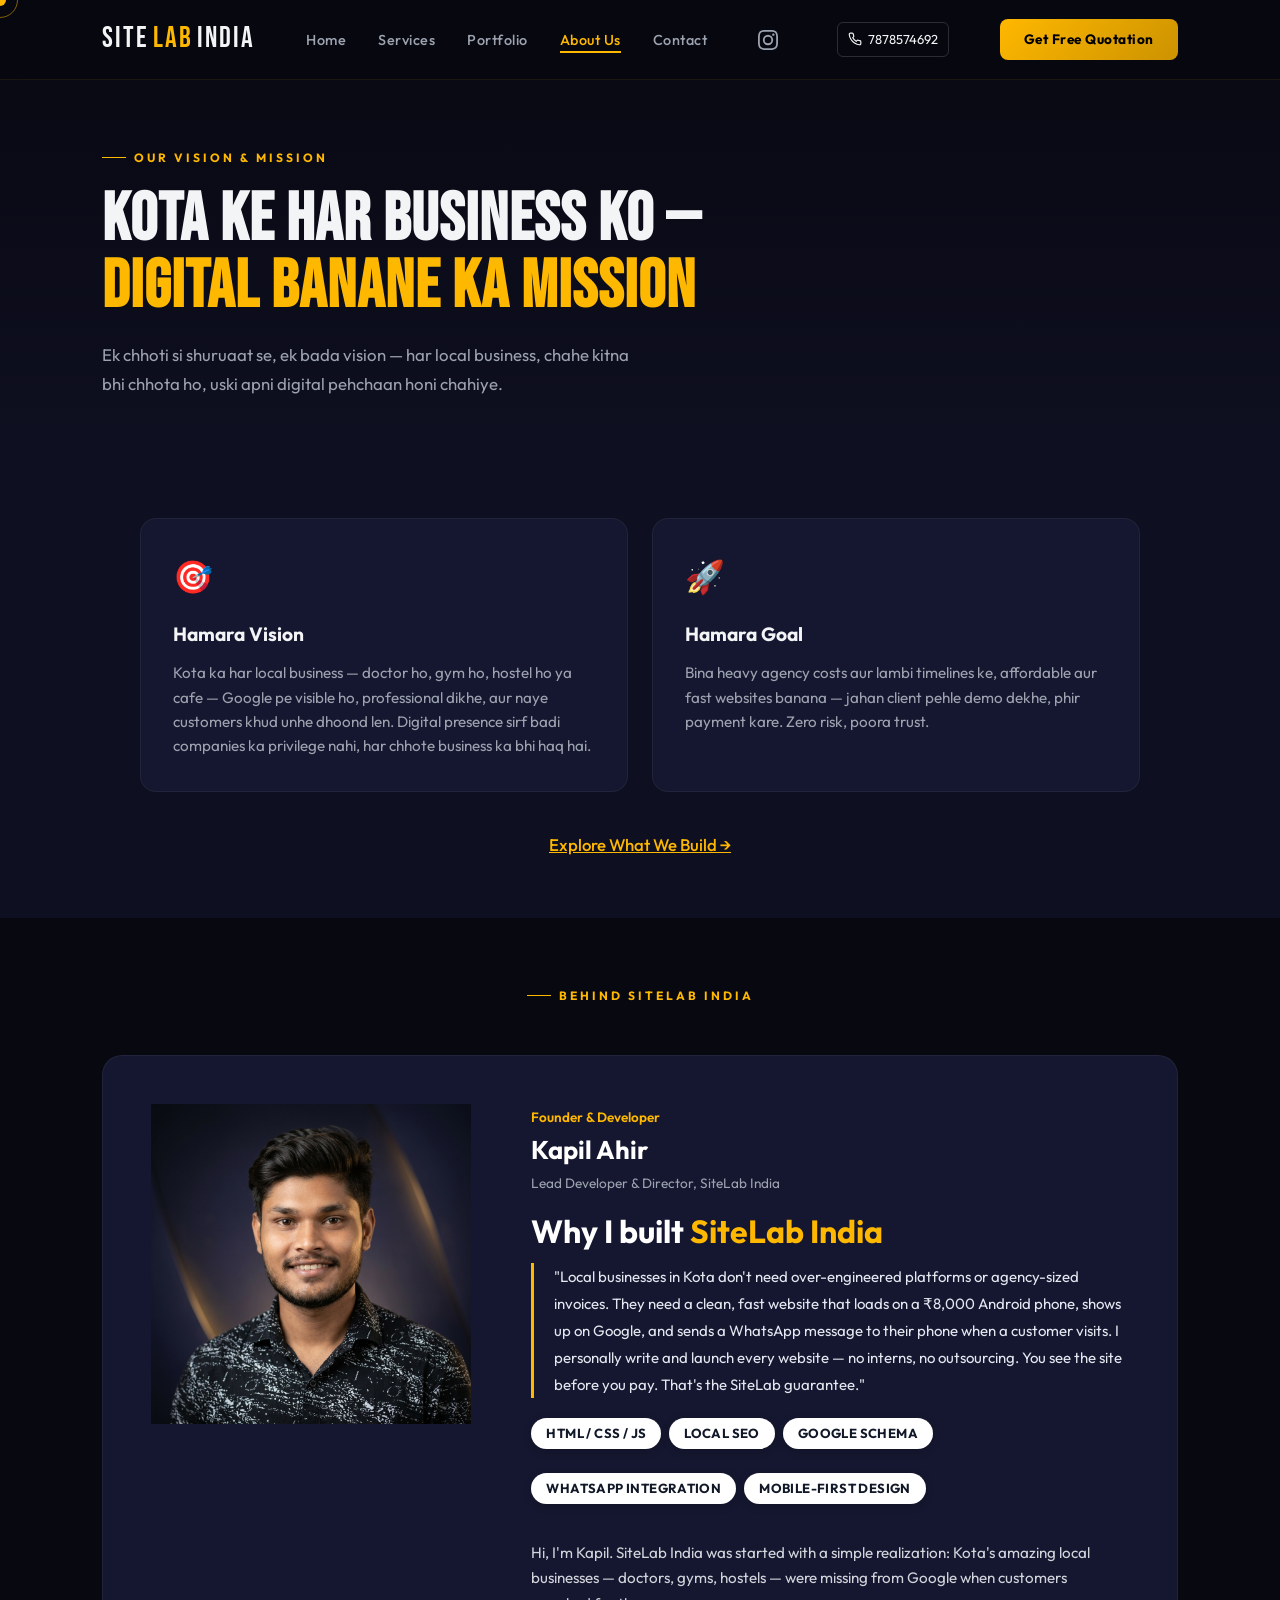
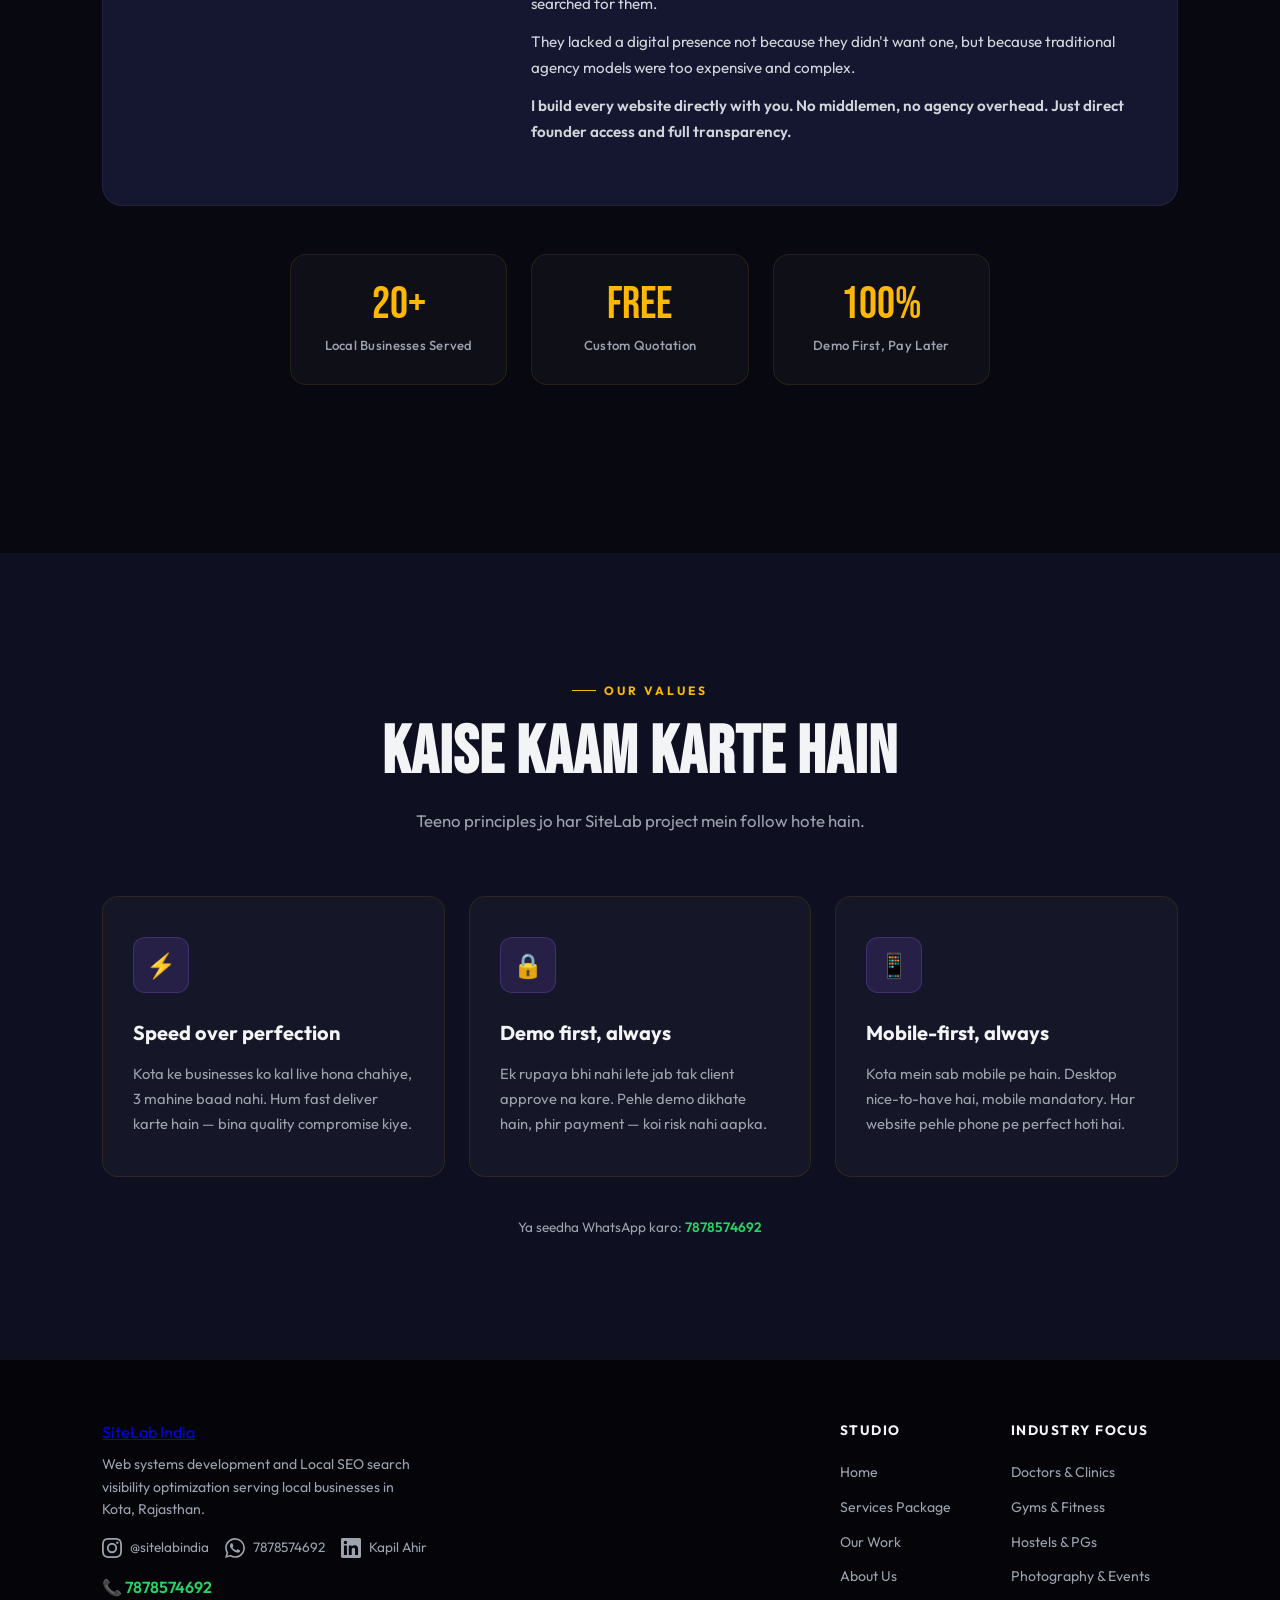
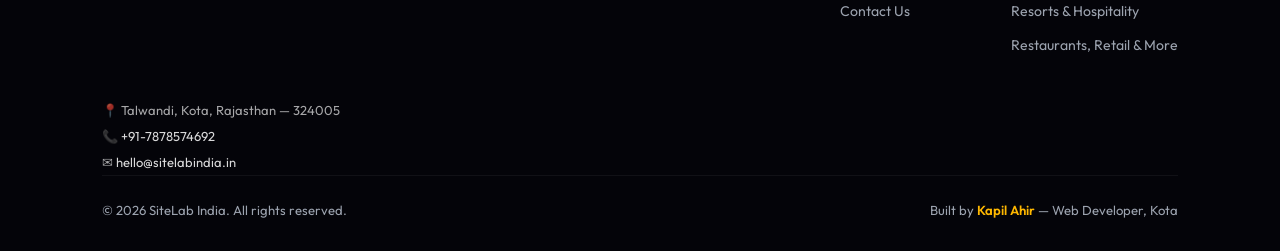
<file: about/index.html>
<!DOCTYPE html>
<html lang="en">
<head>
  <meta charset="UTF-8">
  <meta name="viewport" content="width=device-width, initial-scale=1.0">
  <meta name="description" content="SiteLab India ke founder Kapil Ahir ke baare mein jaano. Kota ke local businesses ke liye affordable, custom websites — free quotation, demo pehle payment baad mein.">
  <title>About — Kapil Ahir | Founder, SiteLab India Kota</title>
  
  <!-- Google tag (gtag.js) -->
  <script async src="https://www.googletagmanager.com/gtag/js?id=G-F005XN2Q2B"></script>
  <script>
    window.dataLayer = window.dataLayer || [];
    function gtag(){dataLayer.push(arguments);}
    gtag('js', new Date());

    gtag('config', 'G-F005XN2Q2B');
  </script>

  <link rel="preconnect" href="https://fonts.googleapis.com">
  <link rel="preconnect" href="https://fonts.gstatic.com" crossorigin>
  <link href="https://fonts.googleapis.com/css2?family=Bebas+Neue&family=Outfit:wght@300;400;500;600;700&family=Space+Mono:wght@400;700&display=swap" rel="stylesheet">
  <link rel="stylesheet" href="../style.css">
  <link rel="canonical" href="https://sitelabindia.in/about/">
</head>
<body>

  <!-- Custom cursor elements -->
  <div class="cursor" id="cursor"></div>
  <div class="cursor-ring" id="cursorRing"></div>

  <!-- NAVIGATION HEADER -->
  <nav id="navbar">
    <a href="../" class="nav-logo">Site<span>Lab</span> India</a>
    <ul class="nav-links">
      <li><a href="../">Home</a></li>
      <li><a href="../services/">Services</a></li>
      <li><a href="../portfolio/">Portfolio</a></li>
      <li><a href="../about/" class="active">About Us</a></li>
      <li><a href="../contact/">Contact</a></li>
    </ul>
    <a href="https://www.instagram.com/sitelabindia" target="_blank" class="nav-instagram" title="Follow @sitelabindia"><svg xmlns="http://www.w3.org/2000/svg" viewBox="0 0 24 24"><path d="M12 2.163c3.204 0 3.584.012 4.85.07 3.252.148 4.771 1.691 4.919 4.919.058 1.265.069 1.645.069 4.849 0 3.205-.012 3.584-.069 4.849-.149 3.225-1.664 4.771-4.919 4.919-1.266.058-1.644.07-4.85.07-3.204 0-3.584-.012-4.849-.07-3.26-.149-4.771-1.699-4.919-4.92-.058-1.265-.07-1.644-.07-4.849 0-3.204.013-3.583.07-4.849.149-3.227 1.664-4.771 4.919-4.919 1.266-.057 1.645-.069 4.849-.069zM12 0C8.741 0 8.333.014 7.053.072 2.695.272.273 2.69.073 7.052.014 8.333 0 8.741 0 12c0 3.259.014 3.668.072 4.948.2 4.358 2.618 6.78 6.98 6.98C8.333 23.986 8.741 24 12 24c3.259 0 3.668-.014 4.948-.072 4.354-.2 6.782-2.618 6.979-6.98.059-1.28.073-1.689.073-4.948 0-3.259-.014-3.667-.072-4.947-.196-4.354-2.617-6.78-6.979-6.98C15.668.014 15.259 0 12 0zm0 5.838a6.162 6.162 0 100 12.324 6.162 6.162 0 000-12.324zM12 16a4 4 0 110-8 4 4 0 010 8zm6.406-11.845a1.44 1.44 0 100 2.881 1.44 1.44 0 000-2.881z"/></svg></a>
    <a href="tel:+917878574692" class="nav-phone-link">
      <svg width="14" height="14" viewBox="0 0 24 24" fill="none" stroke="currentColor" stroke-width="2" stroke-linecap="round" stroke-linejoin="round"><path d="M22 16.92v3a2 2 0 0 1-2.18 2 19.79 19.79 0 0 1-8.63-3.07 19.5 19.5 0 0 1-6-6 19.79 19.79 0 0 1-3.07-8.67A2 2 0 0 1 4.11 2h3a2 2 0 0 1 2 1.72 12.84 12.84 0 0 0 .7 2.81 2 2 0 0 1-.45 2.11L8.09 9.91a16 16 0 0 0 6 6l1.27-1.27a2 2 0 0 1 2.11-.45 12.84 12.84 0 0 0 2.81.7A2 2 0 0 1 22 16.92z"></path></svg>
      7878574692
    </a>
    <a href="../#getstarted" class="nav-cta">Get Free Quotation</a>
    <div class="hamburger" onclick="toggleMenu()">
      <span></span><span></span><span></span>
    </div>
  </nav>

  <!-- MOBILE NAVIGATION DRAWER -->
  <div class="mobile-menu" id="mobileMenu">
    <button class="mobile-close" onclick="toggleMenu()">✕</button>
    <a href="../" onclick="toggleMenu()">Home</a>
    <a href="../services/" onclick="toggleMenu()">Services</a>
    <a href="../portfolio/" onclick="toggleMenu()">Portfolio</a>
    <a href="../about/" class="active" onclick="toggleMenu()">About Us</a>
    <a href="../contact/" onclick="toggleMenu()">Contact</a>
  </div>

  <!-- HEADER SECTION -->
  <section style="padding-top: 140px; padding-bottom: 60px; background: linear-gradient(180deg, rgba(8,8,17,1) 0%, rgba(14,15,32,1) 100%);">
    <div class="section-tag">Our Vision &amp; Mission</div>
    <h1 class="section-title">Kota Ke Har Business Ko —<br><span style="color: var(--gold);">Digital Banane Ka Mission</span></h1>
    <p class="section-sub">Ek chhoti si shuruaat se, ek bada vision — har local business, chahe kitna bhi chhota ho, uski apni digital pehchaan honi chahiye.</p>
  </section>

  <!-- VISION & GOAL SECTION -->
  <section style="background: var(--bg2); padding: 60px 20px;">
    <div style="display: grid; grid-template-columns: repeat(auto-fit, minmax(280px, 1fr)); gap: 24px; max-width: 1000px; margin: 0 auto;">
      <div class="service-card" style="background: var(--bg3); padding: 32px; border-radius: 16px; border: 1px solid rgba(255,255,255,0.05);">
        <div style="font-size: 2rem; margin-bottom: 16px;">🎯</div>
        <h3 style="color: var(--white); font-size: 1.2rem; margin-bottom: 12px; font-family: 'Outfit', sans-serif;">Hamara Vision</h3>
        <p style="color: var(--muted); line-height: 1.6; font-size: 0.95rem;">Kota ka har local business — doctor ho, gym ho, hostel ho ya cafe — Google pe visible ho, professional dikhe, aur naye customers khud unhe dhoond len. Digital presence sirf badi companies ka privilege nahi, har chhote business ka bhi haq hai.</p>
      </div>
      <div class="service-card" style="background: var(--bg3); padding: 32px; border-radius: 16px; border: 1px solid rgba(255,255,255,0.05);">
        <div style="font-size: 2rem; margin-bottom: 16px;">🚀</div>
        <h3 style="color: var(--white); font-size: 1.2rem; margin-bottom: 12px; font-family: 'Outfit', sans-serif;">Hamara Goal</h3>
        <p style="color: var(--muted); line-height: 1.6; font-size: 0.95rem;">Bina heavy agency costs aur lambi timelines ke, affordable aur fast websites banana — jahan client pehle demo dekhe, phir payment kare. Zero risk, poora trust.</p>
      </div>
    </div>
    <div style="text-align: center; margin-top: 40px;">
      <a href="../services/" class="wa-fallback" style="color: var(--gold); font-weight: 500; font-size: 1.05rem;">Explore What We Build →</a>
    </div>
  </section>

  <!-- FOUNDER STORY SECTION -->
  <section style="background: var(--bg); padding-top: 60px;">
    <div style="text-align: center; margin-bottom: 30px;">
      <div class="section-tag" style="justify-content: center;">Behind SiteLab India</div>
    </div>
    <div class="founder-card" style="margin-top: 0; max-width: 100%;">
      <div class="founder-img-container">
        <img src="../founder.png" alt="Kapil Ahir — Founder of SiteLab India" style="width: 100%; height: 100%; object-fit: cover;">
      </div>
      <div class="founder-info">
        <span class="founder-title">Founder &amp; Developer</span>
        <h3 style="color: #FFFFFF; font-size: 1.6rem; font-weight: 700; margin-bottom: 4px;">Kapil Ahir</h3>
        <span style="font-size: 0.85rem; color: var(--muted); display: block; margin-top: -2px; margin-bottom: 16px;">Lead Developer &amp; Director, SiteLab India</span>

        <h2 class="founder-heading" style="color: #FFFFFF; font-family: 'Outfit', sans-serif; font-size: clamp(20px, 3vw, 26px); font-weight: 700; margin-bottom: 12px;">Why I built <span style="color: var(--gold);">SiteLab India</span></h2>

        <blockquote class="founder-quote" style="margin-bottom: 20px;">
          "Local businesses in Kota don't need over-engineered platforms or agency-sized invoices.
          They need a clean, fast website that loads on a ₹8,000 Android phone, shows up on Google,
          and sends a WhatsApp message to their phone when a customer visits.
          I personally write and launch every website — no interns, no outsourcing.
          You see the site before you pay. That's the SiteLab guarantee."
        </blockquote>

        <div class="founder-skills" style="margin-bottom: 20px;">
          <span class="badge-pill">HTML / CSS / JS</span>
          <span class="badge-pill">Local SEO</span>
          <span class="badge-pill">Google Schema</span>
          <span class="badge-pill">WhatsApp Integration</span>
          <span class="badge-pill">Mobile-First Design</span>
        </div>

        <p class="founder-bio">
          Hi, I'm Kapil. SiteLab India was started with a simple realization: Kota's amazing local businesses — doctors, gyms, hostels — were missing from Google when customers searched for them.
        </p>
        <p class="founder-bio">
          They lacked a digital presence not because they didn't want one, but because traditional agency models were too expensive and complex.
        </p>
        <p class="founder-bio" style="font-weight: 600; color: var(--white);">
          I build every website directly with you. No middlemen, no agency overhead. Just direct founder access and full transparency.
        </p>
      </div>
    </div>

    <!-- STATS ROW -->
    <div class="about-stats">
      <div class="about-stat">
        <div class="stat-number">20+</div>
        <div class="stat-label">Local Businesses Served</div>
      </div>
      <div class="about-stat">
        <div class="stat-number">Free</div>
        <div class="stat-label">Custom Quotation</div>
      </div>
      <div class="about-stat">
        <div class="stat-number">100%</div>
        <div class="stat-label">Demo First, Pay Later</div>
      </div>
    </div>
  </section>

  <!-- VALUES SECTION -->
  <section style="background: var(--bg2);">
    <div style="text-align: center; max-width: 600px; margin: 0 auto 60px;">
      <div class="section-tag" style="justify-content: center;">Our Values</div>
      <h2 class="section-title">Kaise Kaam Karte Hain</h2>
      <p class="section-sub" style="margin: 0 auto;">Teeno principles jo har SiteLab project mein follow hote hain.</p>
    </div>

    <div style="display: grid; grid-template-columns: repeat(auto-fit, minmax(280px, 1fr)); gap: 24px;">
      
      <!-- VALUE 1 -->
      <div class="service-card reveal visible">
        <div class="service-icon">⚡</div>
        <h3>Speed over perfection</h3>
        <p>Kota ke businesses ko kal live hona chahiye, 3 mahine baad nahi. Hum fast deliver karte hain — bina quality compromise kiye.</p>
      </div>

      <!-- VALUE 2 -->
      <div class="service-card reveal visible">
        <div class="service-icon">🔒</div>
        <h3>Demo first, always</h3>
        <p>Ek rupaya bhi nahi lete jab tak client approve na kare. Pehle demo dikhate hain, phir payment — koi risk nahi aapka.</p>
      </div>

      <!-- VALUE 3 -->
      <div class="service-card reveal visible">
        <div class="service-icon">📱</div>
        <h3>Mobile-first, always</h3>
        <p>Kota mein sab mobile pe hain. Desktop nice-to-have hai, mobile mandatory. Har website pehle phone pe perfect hoti hai.</p>
      </div>

    </div>

    <div class="wa-fallback" style="margin-top: 40px;">
      Ya seedha WhatsApp karo: <a href="https://wa.me/917878574692">7878574692</a>
    </div>
  </section>

  <!-- FOOTER -->
  <footer>
    <div class="footer-content">
      <div>
        <a href="../" class="footer-logo">Site<span>Lab</span> India</a>
        <p class="footer-tagline">Web systems development and Local SEO search visibility optimization serving local businesses in Kota, Rajasthan.</p>
        <div class="footer-social">
          <a href="https://www.instagram.com/sitelabindia" target="_blank"><svg xmlns="http://www.w3.org/2000/svg" viewBox="0 0 24 24"><path d="M12 2.163c3.204 0 3.584.012 4.85.07 3.252.148 4.771 1.691 4.919 4.919.058 1.265.069 1.645.069 4.849 0 3.205-.012 3.584-.069 4.849-.149 3.225-1.664 4.771-4.919 4.919-1.266.058-1.644.07-4.85.07-3.204 0-3.584-.012-4.849-.07-3.26-.149-4.771-1.699-4.919-4.92-.058-1.265-.07-1.644-.07-4.849 0-3.204.013-3.583.07-4.849.149-3.227 1.664-4.771 4.919-4.919 1.266-.057 1.645-.069 4.849-.069zM12 0C8.741 0 8.333.014 7.053.072 2.695.272.273 2.69.073 7.052.014 8.333 0 8.741 0 12c0 3.259.014 3.668.072 4.948.2 4.358 2.618 6.78 6.98 6.98C8.333 23.986 8.741 24 12 24c3.259 0 3.668-.014 4.948-.072 4.354-.2 6.782-2.618 6.979-6.98.059-1.28.073-1.689.073-4.948 0-3.259-.014-3.667-.072-4.947-.196-4.354-2.617-6.78-6.979-6.98C15.668.014 15.259 0 12 0zm0 5.838a6.162 6.162 0 100 12.324 6.162 6.162 0 000-12.324zM12 16a4 4 0 110-8 4 4 0 010 8zm6.406-11.845a1.44 1.44 0 100 2.881 1.44 1.44 0 000-2.881z"/></svg> @sitelabindia</a>
          <a href="https://wa.me/917878574692" target="_blank"><svg xmlns="http://www.w3.org/2000/svg" viewBox="0 0 24 24"><path d="M17.472 14.382c-.297-.149-1.758-.867-2.03-.967-.273-.099-.471-.148-.67.15-.197.297-.767.966-.94 1.164-.173.199-.347.223-.644.075-.297-.15-1.255-.463-2.39-1.475-.883-.788-1.48-1.761-1.653-2.059-.173-.297-.018-.458.13-.606.134-.133.298-.347.446-.52.149-.174.198-.298.298-.497.099-.198.05-.371-.025-.52-.075-.149-.669-1.612-.916-2.207-.242-.579-.487-.5-.669-.51-.173-.008-.371-.01-.57-.01-.198 0-.52.074-.792.372-.272.297-1.04 1.016-1.04 2.479 0 1.462 1.065 2.875 1.213 3.074.149.198 2.096 3.2 5.077 4.487.709.306 1.262.489 1.694.625.712.227 1.36.195 1.871.118.571-.085 1.758-.719 2.006-1.413.248-.694.248-1.289.173-1.413-.074-.124-.272-.198-.57-.347m-5.421 7.403h-.004a9.87 9.87 0 01-5.031-1.378l-.361-.214-3.741.982.998-3.648-.235-.374a9.86 9.86 0 01-1.51-5.26c.001-5.45 4.436-9.884 9.888-9.884 2.64 0 5.122 1.03 6.988 2.898a9.825 9.825 0 012.893 6.994c-.003 5.45-4.437 9.884-9.885 9.884m8.413-18.297A11.815 11.815 0 0012.05 0C5.495 0 .16 5.335.157 11.892c0 2.096.547 4.142 1.588 5.945L.057 24l6.305-1.654a11.882 11.882 0 005.683 1.448h.005c6.554 0 11.89-5.335 11.893-11.893a11.821 11.821 0 00-3.48-8.413z"/></svg> 7878574692</a>
          <a href="https://www.linkedin.com/in/kapil-ahir-277988232" target="_blank"><svg xmlns="http://www.w3.org/2000/svg" viewBox="0 0 24 24"><path d="M20.447 20.452h-3.554v-5.569c0-1.328-.027-3.037-1.852-3.037-1.853 0-2.136 1.445-2.136 2.939v5.667H9.351V9h3.414v1.561h.046c.477-.9 1.637-1.85 3.37-1.85 3.601 0 4.267 2.37 4.267 5.455v6.286zM5.337 7.433a2.062 2.062 0 01-2.063-2.065 2.064 2.064 0 112.063 2.065zm1.782 13.019H3.555V9h3.564v11.452zM22.225 0H1.771C.792 0 0 .774 0 1.729v20.542C0 23.227.792 24 1.771 24h20.451C23.2 24 24 23.227 24 22.271V1.729C24 .774 23.2 0 22.222 0h.003z"/></svg> Kapil Ahir</a>
        </div>
        <div class="footer-whatsapp-prominent">📞 <a href="https://wa.me/917878574692">7878574692</a></div>
      </div>
      <div class="footer-links-group">
        <div class="footer-links">
          <h4>Studio</h4>
          <a href="../">Home</a>
          <a href="../services/">Services Package</a>
          <a href="../portfolio/">Our Work</a>
          <a href="../about/">About Us</a>
          <a href="../contact/">Contact Us</a>
        </div>
        <div class="footer-links">
          <h4>Industry Focus</h4>
          <a href="../portfolio/#healthcare">Doctors &amp; Clinics</a>
          <a href="../portfolio/#fitness">Gyms &amp; Fitness</a>
          <a href="../portfolio/#hostel">Hostels &amp; PGs</a>
          <a href="../portfolio/#photography">Photography &amp; Events</a>
          <a href="../portfolio/#resort">Resorts &amp; Hospitality</a>
          <a href="../portfolio/#business">Restaurants, Retail &amp; More</a>
        </div>
      </div>
    </div>
    <div class="footer-nap">
      <p>📍 Talwandi, Kota, Rajasthan — 324005</p>
      <p>📞 <a href="tel:+917878574692">+91-7878574692</a></p>
      <p>✉ <a href="mailto:hello@sitelabindia.in">hello@sitelabindia.in</a></p>
    </div>
    <div class="footer-bottom">
      <p class="footer-copy">© 2026 SiteLab India. All rights reserved.</p>
      <p class="footer-dev">Built by <span>Kapil Ahir</span> — Web Developer, Kota</p>
    </div>
  </footer>

  <script>
    // Navigation Scroll Styling
    window.addEventListener('scroll', () => {
      document.getElementById('navbar').classList.toggle('scrolled', window.scrollY > 40);
    });

    // Mobile Navigation Drawer Toggle
    function toggleMenu() {
      document.getElementById('mobileMenu').classList.toggle('open');
    }

    // Custom Cursor Logic
    const cursor = document.getElementById('cursor');
    const ring = document.getElementById('cursorRing');
    const isTouch = window.matchMedia("(pointer: coarse)").matches;
    
    if (isTouch) {
      if (cursor) cursor.style.display = 'none';
      if (ring) ring.style.display = 'none';
    } else {
      let mx = 0, my = 0, rx = 0, ry = 0;
      document.addEventListener('mousemove', e => { mx = e.clientX; my = e.clientY; cursor.style.left = mx + 'px'; cursor.style.top = my + 'px'; });
      function animateRing() { rx += (mx - rx) * 0.14; ry += (my - ry) * 0.14; ring.style.left = rx + 'px'; ring.style.top = ry + 'px'; requestAnimationFrame(animateRing); }
      animateRing();
      document.querySelectorAll('a, button').forEach(el => {
        el.addEventListener('mouseenter', () => { cursor.style.transform = 'translate(-50%,-50%) scale(2)'; cursor.style.background = 'rgba(255,184,0,0.5)'; ring.style.transform = 'translate(-50%,-50%) scale(1.5)'; });
        el.addEventListener('mouseleave', () => { cursor.style.transform = 'translate(-50%,-50%) scale(1)'; cursor.style.background = 'var(--gold)'; ring.style.transform = 'translate(-50%,-50%) scale(1)'; });
      });
    }
  </script>
</body>
</html>
</file>
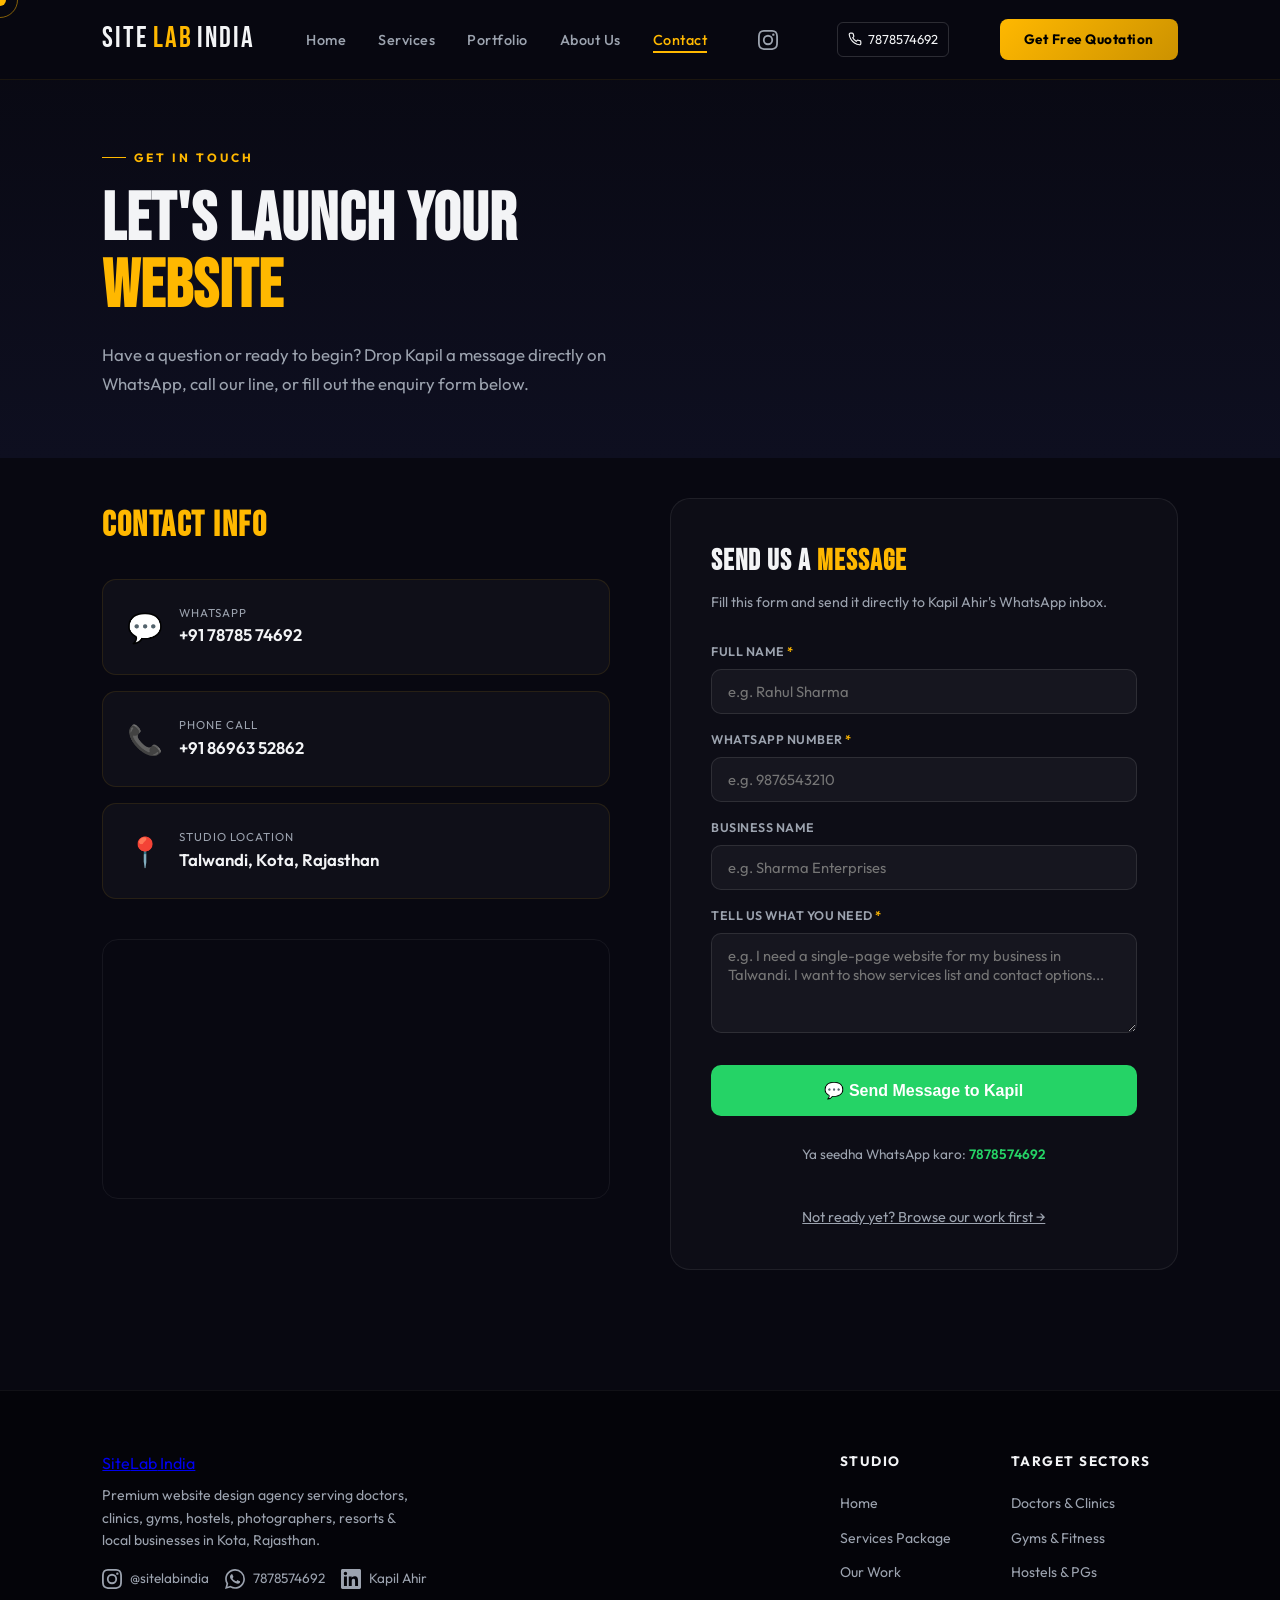
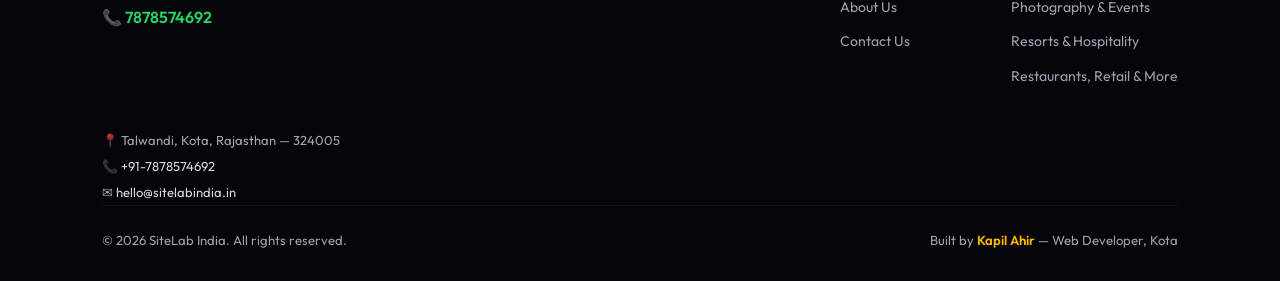
<file: contact/index.html>
<!DOCTYPE html>
<html lang="en">
<head>
  <meta charset="UTF-8">
  <meta name="viewport" content="width=device-width, initial-scale=1.0">
  <meta name="description" content="Get in touch with SiteLab India in Kota, Rajasthan. Website design for doctors, clinics, gyms, hostels, photographers, resorts & local businesses. WhatsApp, phone, or online enquiry.">
  <title>Contact Us — SiteLab India Kota | Get a Free Website Quote</title>
  
  <!-- Google tag (gtag.js) -->
  <script async src="https://www.googletagmanager.com/gtag/js?id=G-F005XN2Q2B"></script>
  <script>
    window.dataLayer = window.dataLayer || [];
    function gtag(){dataLayer.push(arguments);}
    gtag('js', new Date());

    gtag('config', 'G-F005XN2Q2B');
  </script>

  <link rel="preconnect" href="https://fonts.googleapis.com">
  <link rel="preconnect" href="https://fonts.gstatic.com" crossorigin>
  <link href="https://fonts.googleapis.com/css2?family=Bebas+Neue&family=Outfit:wght@300;400;500;600;700&family=Space+Mono:wght@400;700&display=swap" rel="stylesheet">
  <link rel="stylesheet" href="../style.css">
  <link rel="canonical" href="https://sitelabindia.in/contact/">
</head>
<body>

  <!-- Custom cursor elements -->
  <div class="cursor" id="cursor"></div>
  <div class="cursor-ring" id="cursorRing"></div>

  <!-- NAVIGATION HEADER -->
  <nav id="navbar">
    <a href="../" class="nav-logo">Site<span>Lab</span> India</a>
    <ul class="nav-links">
      <li><a href="../">Home</a></li>
      <li><a href="../services/">Services</a></li>
      <li><a href="../portfolio/">Portfolio</a></li>
      <li><a href="../about/">About Us</a></li>
      <li><a href="../contact/" class="active">Contact</a></li>
    </ul>
    <a href="https://www.instagram.com/sitelabindia" target="_blank" class="nav-instagram" title="Follow @sitelabindia"><svg xmlns="http://www.w3.org/2000/svg" viewBox="0 0 24 24"><path d="M12 2.163c3.204 0 3.584.012 4.85.07 3.252.148 4.771 1.691 4.919 4.919.058 1.265.069 1.645.069 4.849 0 3.205-.012 3.584-.069 4.849-.149 3.225-1.664 4.771-4.919 4.919-1.266.058-1.644.07-4.85.07-3.204 0-3.584-.012-4.849-.07-3.26-.149-4.771-1.699-4.919-4.92-.058-1.265-.07-1.644-.07-4.849 0-3.204.013-3.583.07-4.849.149-3.227 1.664-4.771 4.919-4.919 1.266-.057 1.645-.069 4.849-.069zM12 0C8.741 0 8.333.014 7.053.072 2.695.272.273 2.69.073 7.052.014 8.333 0 8.741 0 12c0 3.259.014 3.668.072 4.948.2 4.358 2.618 6.78 6.98 6.98C8.333 23.986 8.741 24 12 24c3.259 0 3.668-.014 4.948-.072 4.354-.2 6.782-2.618 6.979-6.98.059-1.28.073-1.689.073-4.948 0-3.259-.014-3.667-.072-4.947-.196-4.354-2.617-6.78-6.979-6.98C15.668.014 15.259 0 12 0zm0 5.838a6.162 6.162 0 100 12.324 6.162 6.162 0 000-12.324zM12 16a4 4 0 110-8 4 4 0 010 8zm6.406-11.845a1.44 1.44 0 100 2.881 1.44 1.44 0 000-2.881z"/></svg></a>
    <a href="tel:+917878574692" class="nav-phone-link">
      <svg width="14" height="14" viewBox="0 0 24 24" fill="none" stroke="currentColor" stroke-width="2" stroke-linecap="round" stroke-linejoin="round"><path d="M22 16.92v3a2 2 0 0 1-2.18 2 19.79 19.79 0 0 1-8.63-3.07 19.5 19.5 0 0 1-6-6 19.79 19.79 0 0 1-3.07-8.67A2 2 0 0 1 4.11 2h3a2 2 0 0 1 2 1.72 12.84 12.84 0 0 0 .7 2.81 2 2 0 0 1-.45 2.11L8.09 9.91a16 16 0 0 0 6 6l1.27-1.27a2 2 0 0 1 2.11-.45 12.84 12.84 0 0 0 2.81.7A2 2 0 0 1 22 16.92z"></path></svg>
      7878574692
    </a>
    <a href="../#getstarted" class="nav-cta">Get Free Quotation</a>
    <div class="hamburger" onclick="toggleMenu()">
      <span></span><span></span><span></span>
    </div>
  </nav>

  <!-- MOBILE NAVIGATION DRAWER -->
  <div class="mobile-menu" id="mobileMenu">
    <button class="mobile-close" onclick="toggleMenu()">✕</button>
    <a href="../" onclick="toggleMenu()">Home</a>
    <a href="../services/" onclick="toggleMenu()">Services</a>
    <a href="../portfolio/" onclick="toggleMenu()">Portfolio</a>
    <a href="../about/" onclick="toggleMenu()">About Us</a>
    <a href="../contact/" class="active" onclick="toggleMenu()">Contact</a>
  </div>

  <!-- HEADER SECTION -->
  <section style="padding-top: 140px; padding-bottom: 60px; background: linear-gradient(180deg, rgba(8,8,17,1) 0%, rgba(14,15,32,1) 100%);">
    <div class="section-tag">Get in Touch</div>
    <h1 class="section-title">Let's Launch Your<br><span style="color: var(--gold);">Website</span></h1>
    <p class="section-sub">Have a question or ready to begin? Drop Kapil a message directly on WhatsApp, call our line, or fill out the enquiry form below.</p>
  </section>

  <!-- CONTACT GRID & FORM -->
  <section style="background: var(--bg); padding-top: 40px;">
    <div style="display: grid; grid-template-columns: repeat(auto-fit, minmax(320px, 1fr)); gap: 60px; align-items: start;">
      
      <!-- CONTACT METHOD DETAIL CARDS -->
      <div>
        <h2 style="font-family: 'Bebas Neue', sans-serif; font-size: 2.2rem; margin-bottom: 24px; color: var(--gold); letter-spacing: 1.5px;">Contact Info</h2>
        
        <div style="display: flex; flex-direction: column; gap: 16px; margin-bottom: 40px;">
          <!-- WHATSAPP -->
          <a href="https://wa.me/917878574692" target="_blank" style="background: var(--card); border: 1px solid var(--card-border); border-radius: 14px; padding: 24px; text-decoration: none; color: var(--white); display: flex; align-items: center; gap: 16px; transition: 0.3s;" onmouseover="this.style.borderColor='var(--gold)'" onmouseout="this.style.borderColor='var(--card-border)'">
            <span style="font-size: 1.8rem;">💬</span>
            <div>
              <div style="font-size: 0.72rem; color: var(--muted); letter-spacing: 1px; text-transform: uppercase;">WhatsApp</div>
              <div style="font-size: 1.05rem; font-weight: 600;">+91 78785 74692</div>
            </div>
          </a>
          <!-- CALL -->
          <a href="tel:+918696352862" style="background: var(--card); border: 1px solid var(--card-border); border-radius: 14px; padding: 24px; text-decoration: none; color: var(--white); display: flex; align-items: center; gap: 16px; transition: 0.3s;" onmouseover="this.style.borderColor='var(--gold)'" onmouseout="this.style.borderColor='var(--card-border)'">
            <span style="font-size: 1.8rem;">📞</span>
            <div>
              <div style="font-size: 0.72rem; color: var(--muted); letter-spacing: 1px; text-transform: uppercase;">Phone Call</div>
              <div style="font-size: 1.05rem; font-weight: 600;">+91 86963 52862</div>
            </div>
          </a>
          <!-- LOCATION -->
          <div style="background: var(--card); border: 1px solid var(--card-border); border-radius: 14px; padding: 24px; display: flex; align-items: center; gap: 16px;">
            <span style="font-size: 1.8rem;">📍</span>
            <div>
              <div style="font-size: 0.72rem; color: var(--muted); letter-spacing: 1px; text-transform: uppercase;">Studio Location</div>
              <div style="font-size: 1.05rem; font-weight: 600;">Talwandi, Kota, Rajasthan</div>
            </div>
          </div>
        </div>

        <!-- Local Map Embed -->
        <div style="border-radius: var(--radius); overflow: hidden; border: 1px solid rgba(255,255,255,0.06); height: 260px;">
          <!-- Map pinned to Talwandi, Kota, Rajasthan -->
          <iframe src="https://www.google.com/maps/embed?pb=!1m18!1m12!1m3!1d3579.17!2d75.8447!3d25.1578!2m3!1f0!2f0!3f0!3m2!1i1024!2i768!4f13.1!3m3!1m2!1s0x396f9cb3d2d56e01%3A0x5a58b0c4b6de9c04!2sTalwandi%2C%20Kota%2C%20Rajasthan%20324005!5e0!3m2!1sen!2sin!4v1717832000000!5m2!1sen!2sin" width="100%" height="100%" style="border:0;" allowfullscreen="" loading="lazy" referrerpolicy="no-referrer-when-downgrade"></iframe>
        </div>
      </div>

      <!-- INQUIRY FORM PANEL -->
      <div style="background: rgba(255, 255, 255, 0.025); border: 1px solid rgba(255, 255, 255, 0.07); border-radius: 20px; padding: 40px;">
        <h3 style="font-family: 'Bebas Neue', sans-serif; font-size: 1.8rem; letter-spacing: 1px; margin-bottom: 6px;">Send us a <span style="color: var(--gold);">Message</span></h3>
        <p style="color: var(--muted); font-size: 0.88rem; margin-bottom: 28px;">Fill this form and send it directly to Kapil Ahir's WhatsApp inbox.</p>
        
        <div style="display: flex; flex-direction: column; gap: 16px;">
          <div style="display: flex; flex-direction: column; gap: 7px;">
            <label style="font-size: 0.78rem; font-weight: 600; letter-spacing: 0.5px; color: var(--muted); text-transform: uppercase;">Full Name <span style="color: var(--gold);">*</span></label>
            <input type="text" id="c_name" placeholder="e.g. Rahul Sharma" style="background: rgba(255,255,255,0.04); border: 1.5px solid rgba(255,255,255,0.1); border-radius: 10px; padding: 12px 16px; color: var(--white); font-family: 'Outfit', sans-serif; font-size: 0.92rem; outline: none; transition: 0.2s;" />
          </div>
          <div style="display: flex; flex-direction: column; gap: 7px;">
            <label style="font-size: 0.78rem; font-weight: 600; letter-spacing: 0.5px; color: var(--muted); text-transform: uppercase;">WhatsApp Number <span style="color: var(--gold);">*</span></label>
            <input type="tel" id="c_phone" placeholder="e.g. 9876543210" maxlength="10" style="background: rgba(255,255,255,0.04); border: 1.5px solid rgba(255,255,255,0.1); border-radius: 10px; padding: 12px 16px; color: var(--white); font-family: 'Outfit', sans-serif; font-size: 0.92rem; outline: none; transition: 0.2s;" />
          </div>
          <div style="display: flex; flex-direction: column; gap: 7px;">
            <label style="font-size: 0.78rem; font-weight: 600; letter-spacing: 0.5px; color: var(--muted); text-transform: uppercase;">Business Name</label>
            <input type="text" id="c_bname" placeholder="e.g. Sharma Enterprises" style="background: rgba(255,255,255,0.04); border: 1.5px solid rgba(255,255,255,0.1); border-radius: 10px; padding: 12px 16px; color: var(--white); font-family: 'Outfit', sans-serif; font-size: 0.92rem; outline: none; transition: 0.2s;" />
          </div>
          <div style="display: flex; flex-direction: column; gap: 7px;">
            <label style="font-size: 0.78rem; font-weight: 600; letter-spacing: 0.5px; color: var(--muted); text-transform: uppercase;">Tell us what you need <span style="color: var(--gold);">*</span></label>
            <textarea id="c_msg" placeholder="e.g. I need a single-page website for my business in Talwandi. I want to show services list and contact options..." style="background: rgba(255,255,255,0.04); border: 1.5px solid rgba(255,255,255,0.1); border-radius: 10px; padding: 12px 16px; color: var(--white); font-family: 'Outfit', sans-serif; font-size: 0.92rem; outline: none; transition: 0.2s; resize: vertical; min-height: 100px;"></textarea>
          </div>
          
          <button onclick="submitContact()" class="btn-whatsapp" style="margin-top: 16px;">💬 Send Message to Kapil</button>
          <div class="wa-fallback">
            Ya seedha WhatsApp karo: <a href="https://wa.me/917878574692">7878574692</a>
          </div>
          <div style="text-align: center; margin-top: 24px; font-size: 0.9rem;">
            <a href="../portfolio/" style="color: var(--muted); text-decoration: underline;">Not ready yet? Browse our work first →</a>
          </div>
        </div>
      </div>

    </div>
  </section>

  <!-- FOOTER -->
  <footer>
    <div class="footer-content">
      <div>
        <a href="../" class="footer-logo">Site<span>Lab</span> India</a>
        <p class="footer-tagline">Premium website design agency serving doctors, clinics, gyms, hostels, photographers, resorts & local businesses in Kota, Rajasthan.</p>
        <div class="footer-social">
          <a href="https://www.instagram.com/sitelabindia" target="_blank"><svg xmlns="http://www.w3.org/2000/svg" viewBox="0 0 24 24"><path d="M12 2.163c3.204 0 3.584.012 4.85.07 3.252.148 4.771 1.691 4.919 4.919.058 1.265.069 1.645.069 4.849 0 3.205-.012 3.584-.069 4.849-.149 3.225-1.664 4.771-4.919 4.919-1.266.058-1.644.07-4.85.07-3.204 0-3.584-.012-4.849-.07-3.26-.149-4.771-1.699-4.919-4.92-.058-1.265-.07-1.644-.07-4.849 0-3.204.013-3.583.07-4.849.149-3.227 1.664-4.771 4.919-4.919 1.266-.057 1.645-.069 4.849-.069zM12 0C8.741 0 8.333.014 7.053.072 2.695.272.273 2.69.073 7.052.014 8.333 0 8.741 0 12c0 3.259.014 3.668.072 4.948.2 4.358 2.618 6.78 6.98 6.98C8.333 23.986 8.741 24 12 24c3.259 0 3.668-.014 4.948-.072 4.354-.2 6.782-2.618 6.979-6.98.059-1.28.073-1.689.073-4.948 0-3.259-.014-3.667-.072-4.947-.196-4.354-2.617-6.78-6.979-6.98C15.668.014 15.259 0 12 0zm0 5.838a6.162 6.162 0 100 12.324 6.162 6.162 0 000-12.324zM12 16a4 4 0 110-8 4 4 0 010 8zm6.406-11.845a1.44 1.44 0 100 2.881 1.44 1.44 0 000-2.881z"/></svg> @sitelabindia</a>
          <a href="https://wa.me/917878574692" target="_blank"><svg xmlns="http://www.w3.org/2000/svg" viewBox="0 0 24 24"><path d="M17.472 14.382c-.297-.149-1.758-.867-2.03-.967-.273-.099-.471-.148-.67.15-.197.297-.767.966-.94 1.164-.173.199-.347.223-.644.075-.297-.15-1.255-.463-2.39-1.475-.883-.788-1.48-1.761-1.653-2.059-.173-.297-.018-.458.13-.606.134-.133.298-.347.446-.52.149-.174.198-.298.298-.497.099-.198.05-.371-.025-.52-.075-.149-.669-1.612-.916-2.207-.242-.579-.487-.5-.669-.51-.173-.008-.371-.01-.57-.01-.198 0-.52.074-.792.372-.272.297-1.04 1.016-1.04 2.479 0 1.462 1.065 2.875 1.213 3.074.149.198 2.096 3.2 5.077 4.487.709.306 1.262.489 1.694.625.712.227 1.36.195 1.871.118.571-.085 1.758-.719 2.006-1.413.248-.694.248-1.289.173-1.413-.074-.124-.272-.198-.57-.347m-5.421 7.403h-.004a9.87 9.87 0 01-5.031-1.378l-.361-.214-3.741.982.998-3.648-.235-.374a9.86 9.86 0 01-1.51-5.26c.001-5.45 4.436-9.884 9.888-9.884 2.64 0 5.122 1.03 6.988 2.898a9.825 9.825 0 012.893 6.994c-.003 5.45-4.437 9.884-9.885 9.884m8.413-18.297A11.815 11.815 0 0012.05 0C5.495 0 .16 5.335.157 11.892c0 2.096.547 4.142 1.588 5.945L.057 24l6.305-1.654a11.882 11.882 0 005.683 1.448h.005c6.554 0 11.89-5.335 11.893-11.893a11.821 11.821 0 00-3.48-8.413z"/></svg> 7878574692</a>
          <a href="https://www.linkedin.com/in/kapil-ahir-277988232" target="_blank"><svg xmlns="http://www.w3.org/2000/svg" viewBox="0 0 24 24"><path d="M20.447 20.452h-3.554v-5.569c0-1.328-.027-3.037-1.852-3.037-1.853 0-2.136 1.445-2.136 2.939v5.667H9.351V9h3.414v1.561h.046c.477-.9 1.637-1.85 3.37-1.85 3.601 0 4.267 2.37 4.267 5.455v6.286zM5.337 7.433a2.062 2.062 0 01-2.063-2.065 2.064 2.064 0 112.063 2.065zm1.782 13.019H3.555V9h3.564v11.452zM22.225 0H1.771C.792 0 0 .774 0 1.729v20.542C0 23.227.792 24 1.771 24h20.451C23.2 24 24 23.227 24 22.271V1.729C24 .774 23.2 0 22.222 0h.003z"/></svg> Kapil Ahir</a>
        </div>
        <div class="footer-whatsapp-prominent">📞 <a href="https://wa.me/917878574692">7878574692</a></div>
      </div>
      <div class="footer-links-group">
        <div class="footer-links">
          <h4>Studio</h4>
          <a href="../">Home</a>
          <a href="../services/">Services Package</a>
          <a href="../portfolio/">Our Work</a>
          <a href="../about/">About Us</a>
          <a href="../contact/">Contact Us</a>
        </div>
        <div class="footer-links">
          <h4>Target Sectors</h4>
          <a href="../portfolio/#healthcare">Doctors &amp; Clinics</a>
          <a href="../portfolio/#fitness">Gyms &amp; Fitness</a>
          <a href="../portfolio/#hostel">Hostels &amp; PGs</a>
          <a href="../portfolio/#photography">Photography &amp; Events</a>
          <a href="../portfolio/#resort">Resorts &amp; Hospitality</a>
          <a href="../portfolio/#business">Restaurants, Retail &amp; More</a>
        </div>
      </div>
    </div>
    <div class="footer-nap">
      <p>📍 Talwandi, Kota, Rajasthan — 324005</p>
      <p>📞 <a href="tel:+917878574692">+91-7878574692</a></p>
      <p>✉ <a href="mailto:hello@sitelabindia.in">hello@sitelabindia.in</a></p>
    </div>
    <div class="footer-bottom">
      <p class="footer-copy">© 2026 SiteLab India. All rights reserved.</p>
      <p class="footer-dev">Built by <span>Kapil Ahir</span> — Web Developer, Kota</p>
    </div>
  </footer>

  <script>
    // Navigation Scroll Styling
    window.addEventListener('scroll', () => {
      document.getElementById('navbar').classList.toggle('scrolled', window.scrollY > 40);
    });

    // Mobile Navigation Drawer Toggle
    function toggleMenu() {
      document.getElementById('mobileMenu').classList.toggle('open');
    }

    // Custom Cursor Logic
    const cursor = document.getElementById('cursor');
    const ring = document.getElementById('cursorRing');
    const isTouch = window.matchMedia("(pointer: coarse)").matches;
    
    if (isTouch) {
      if (cursor) cursor.style.display = 'none';
      if (ring) ring.style.display = 'none';
    } else {
      let mx = 0, my = 0, rx = 0, ry = 0;
      document.addEventListener('mousemove', e => { mx = e.clientX; my = e.clientY; cursor.style.left = mx + 'px'; cursor.style.top = my + 'px'; });
      function animateRing() { rx += (mx - rx) * 0.14; ry += (my - ry) * 0.14; ring.style.left = rx + 'px'; ring.style.top = ry + 'px'; requestAnimationFrame(animateRing); }
      animateRing();
      document.querySelectorAll('a, button, input, textarea').forEach(el => {
        el.addEventListener('mouseenter', () => { cursor.style.transform = 'translate(-50%,-50%) scale(2)'; cursor.style.background = 'rgba(255,184,0,0.5)'; ring.style.transform = 'translate(-50%,-50%) scale(1.5)'; });
        el.addEventListener('mouseleave', () => { cursor.style.transform = 'translate(-50%,-50%) scale(1)'; cursor.style.background = 'var(--gold)'; ring.style.transform = 'translate(-50%,-50%) scale(1)'; });
      });
    }

    // Quick Contact Form Submission to WhatsApp
    function submitContact() {
      const name = document.getElementById('c_name').value.trim();
      const phone = document.getElementById('c_phone').value.trim();
      const bname = document.getElementById('c_bname').value.trim();
      const msg = document.getElementById('c_msg').value.trim();

      if (!name || !phone || !msg) {
        if (!name) document.getElementById('c_name').focus();
        else if (!phone) document.getElementById('c_phone').focus();
        else document.getElementById('c_msg').focus();
        return;
      }

      const text = `🌐 *New Contact Message — SiteLab India*

👤 *DETAILS*
• Name: ${name}
• WhatsApp: ${phone}
• Business Name: ${bname || 'Not provided'}

📝 *ENQUIRY*
${msg}

_Sent via contact/index.html web form_ ✅`;

      window.open('https://wa.me/917878574692?text=' + encodeURIComponent(text), '_blank');
    }
  </script>
</body>
</html>
</file>
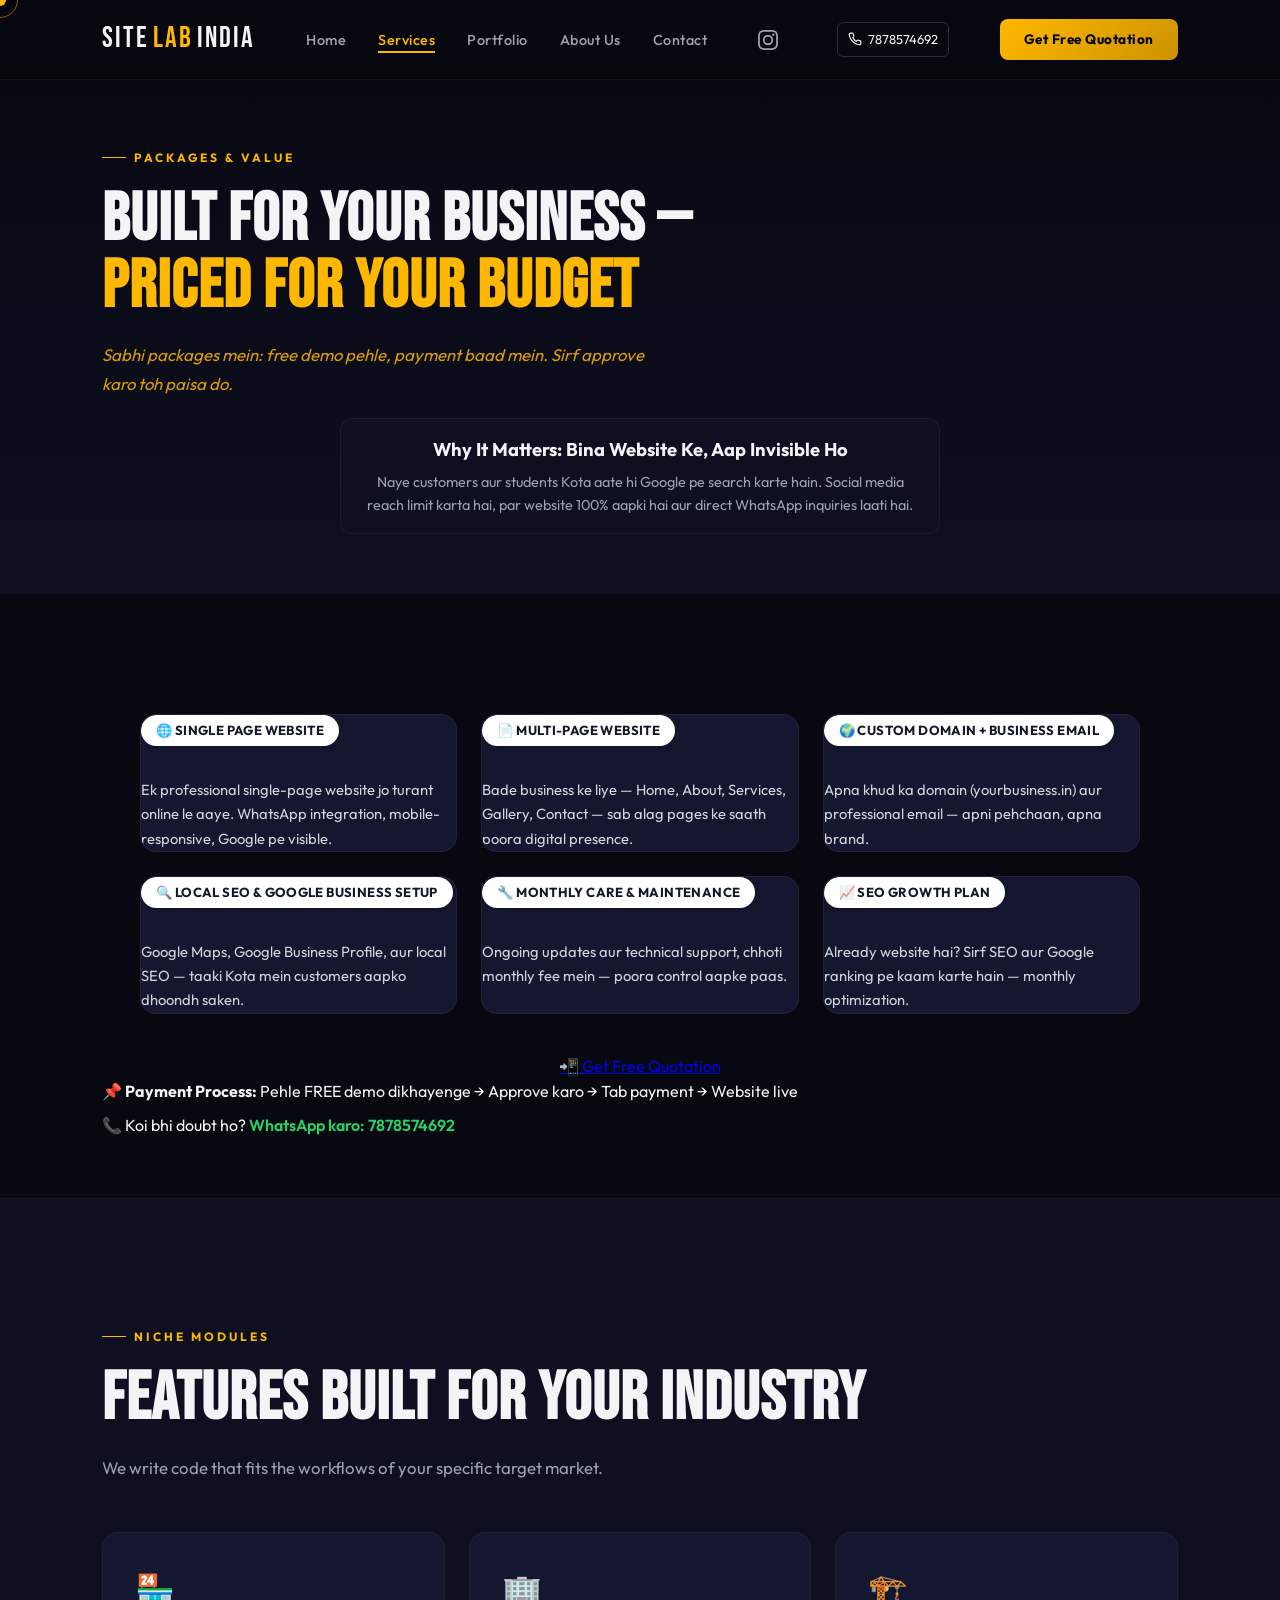
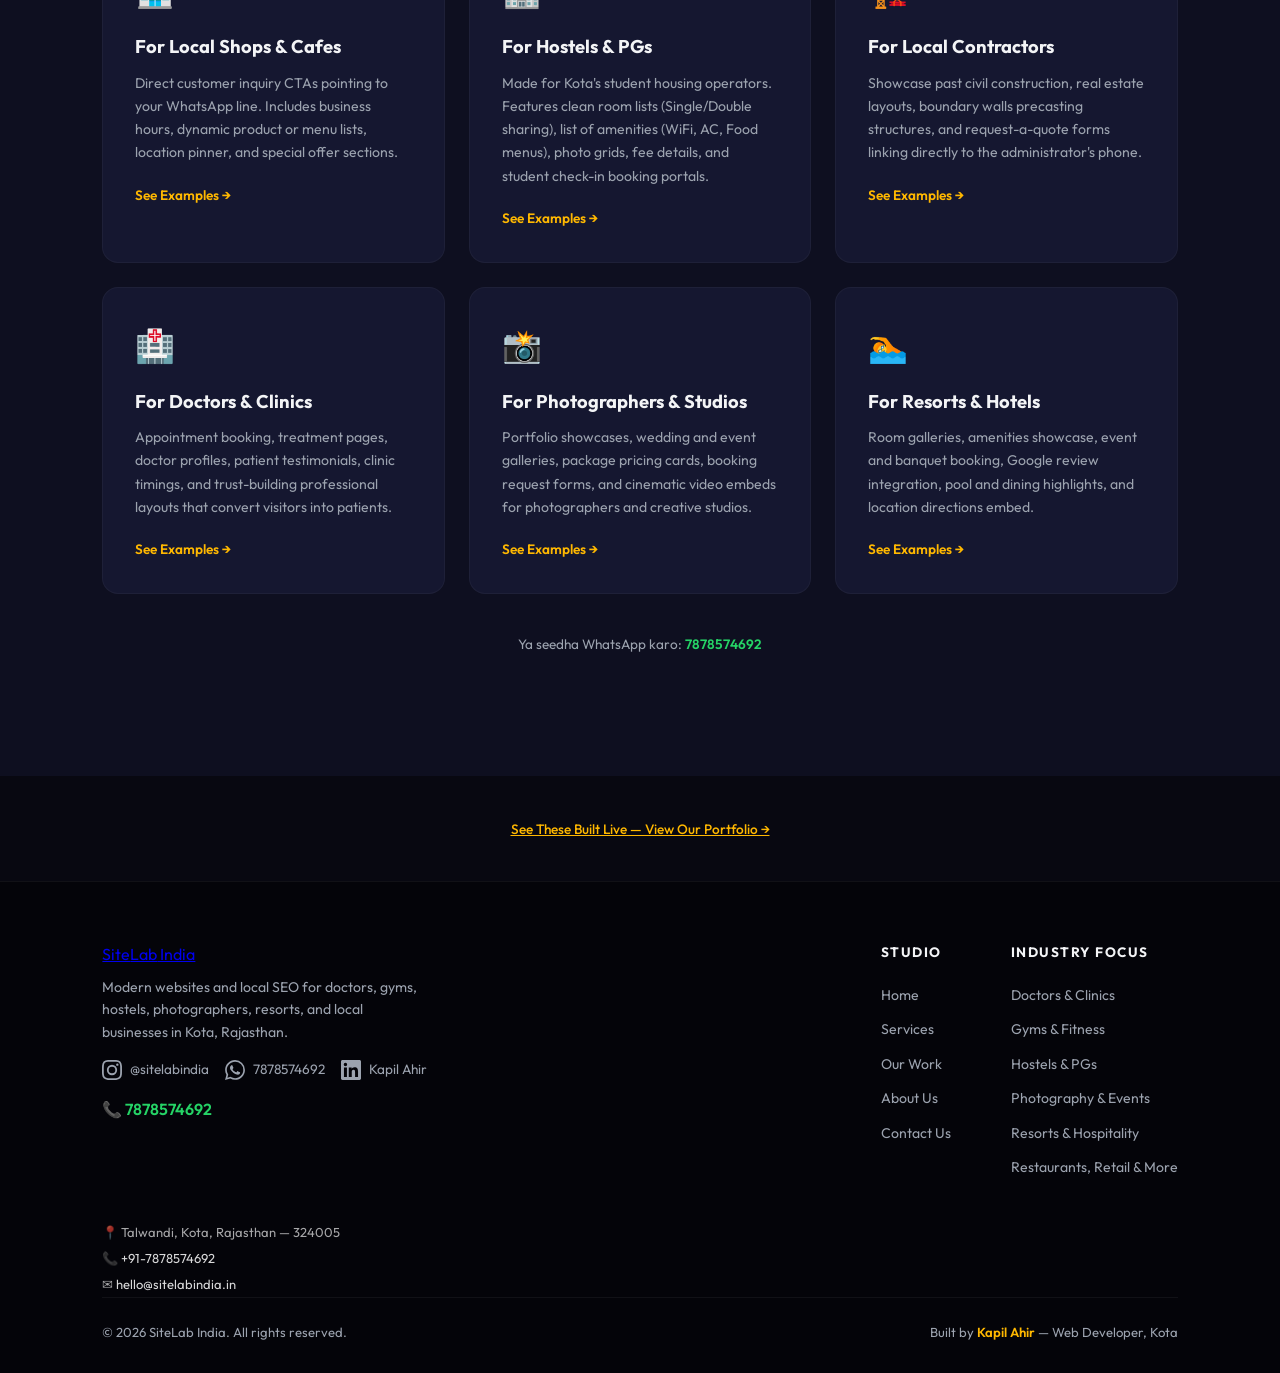
<file: services/index.html>
<!DOCTYPE html>
<html lang="en">
<head>
  <meta charset="UTF-8">
  <meta name="viewport" content="width=device-width, initial-scale=1.0">
  <meta name="description" content="SiteLab India builds custom websites for doctors, gyms, hostels, photographers, resorts and local businesses in Kota. Free demo first, custom quotation, payment only after approval.">
  <title>Our Services — SiteLab India Kota</title>
  
  <!-- Google tag (gtag.js) -->
  <script async src="https://www.googletagmanager.com/gtag/js?id=G-F005XN2Q2B"></script>
  <script>
    window.dataLayer = window.dataLayer || [];
    function gtag(){dataLayer.push(arguments);}
    gtag('js', new Date());

    gtag('config', 'G-F005XN2Q2B');
  </script>

  <link rel="preconnect" href="https://fonts.googleapis.com">
  <link rel="preconnect" href="https://fonts.gstatic.com" crossorigin>
  <link href="https://fonts.googleapis.com/css2?family=Bebas+Neue&family=Outfit:wght@300;400;500;600;700&family=Space+Mono:wght@400;700&display=swap" rel="stylesheet">
  <link rel="stylesheet" href="../style.css">
  <link rel="canonical" href="https://sitelabindia.in/services/">
</head>
<body>

  <!-- Custom cursor elements -->
  <div class="cursor" id="cursor"></div>
  <div class="cursor-ring" id="cursorRing"></div>

  <!-- NAVIGATION HEADER -->
  <nav id="navbar">
    <a href="../" class="nav-logo">Site<span>Lab</span> India</a>
    <ul class="nav-links">
      <li><a href="../">Home</a></li>
      <li><a href="../services/" class="active">Services</a></li>
      <li><a href="../portfolio/">Portfolio</a></li>
      <li><a href="../about/">About Us</a></li>
      <li><a href="../contact/">Contact</a></li>
    </ul>
    <a href="https://www.instagram.com/sitelabindia" target="_blank" class="nav-instagram" title="Follow @sitelabindia"><svg xmlns="http://www.w3.org/2000/svg" viewBox="0 0 24 24"><path d="M12 2.163c3.204 0 3.584.012 4.85.07 3.252.148 4.771 1.691 4.919 4.919.058 1.265.069 1.645.069 4.849 0 3.205-.012 3.584-.069 4.849-.149 3.225-1.664 4.771-4.919 4.919-1.266.058-1.644.07-4.85.07-3.204 0-3.584-.012-4.849-.07-3.26-.149-4.771-1.699-4.919-4.92-.058-1.265-.07-1.644-.07-4.849 0-3.204.013-3.583.07-4.849.149-3.227 1.664-4.771 4.919-4.919 1.266-.057 1.645-.069 4.849-.069zM12 0C8.741 0 8.333.014 7.053.072 2.695.272.273 2.69.073 7.052.014 8.333 0 8.741 0 12c0 3.259.014 3.668.072 4.948.2 4.358 2.618 6.78 6.98 6.98C8.333 23.986 8.741 24 12 24c3.259 0 3.668-.014 4.948-.072 4.354-.2 6.782-2.618 6.979-6.98.059-1.28.073-1.689.073-4.948 0-3.259-.014-3.667-.072-4.947-.196-4.354-2.617-6.78-6.979-6.98C15.668.014 15.259 0 12 0zm0 5.838a6.162 6.162 0 100 12.324 6.162 6.162 0 000-12.324zM12 16a4 4 0 110-8 4 4 0 010 8zm6.406-11.845a1.44 1.44 0 100 2.881 1.44 1.44 0 000-2.881z"/></svg></a>
    <a href="tel:+917878574692" class="nav-phone-link">
      <svg width="14" height="14" viewBox="0 0 24 24" fill="none" stroke="currentColor" stroke-width="2" stroke-linecap="round" stroke-linejoin="round"><path d="M22 16.92v3a2 2 0 0 1-2.18 2 19.79 19.79 0 0 1-8.63-3.07 19.5 19.5 0 0 1-6-6 19.79 19.79 0 0 1-3.07-8.67A2 2 0 0 1 4.11 2h3a2 2 0 0 1 2 1.72 12.84 12.84 0 0 0 .7 2.81 2 2 0 0 1-.45 2.11L8.09 9.91a16 16 0 0 0 6 6l1.27-1.27a2 2 0 0 1 2.11-.45 12.84 12.84 0 0 0 2.81.7A2 2 0 0 1 22 16.92z"></path></svg>
      7878574692
    </a>
    <a href="../#getstarted" class="nav-cta">Get Free Quotation</a>
    <div class="hamburger" onclick="toggleMenu()">
      <span></span><span></span><span></span>
    </div>
  </nav>

  <!-- MOBILE NAVIGATION DRAWER -->
  <div class="mobile-menu" id="mobileMenu">
    <button class="mobile-close" onclick="toggleMenu()">✕</button>
    <a href="../" onclick="toggleMenu()">Home</a>
    <a href="../services/" class="active" onclick="toggleMenu()">Services</a>
    <a href="../portfolio/" onclick="toggleMenu()">Portfolio</a>
    <a href="../about/" onclick="toggleMenu()">About Us</a>
    <a href="../contact/" onclick="toggleMenu()">Contact</a>
  </div>

  <!-- HEADER SECTION -->
  <section style="padding-top: 140px; padding-bottom: 60px; background: linear-gradient(180deg, rgba(8,8,17,1) 0%, rgba(14,15,32,1) 100%);">
    <div class="section-tag">Packages &amp; Value</div>
    <h1 class="section-title">Built For Your Business —<br><span style="color: var(--gold);">Priced For Your Budget</span></h1>
    <p class="section-sub" style="font-style: italic; color: var(--gold); opacity: 0.85;">Sabhi packages mein: free demo pehle, payment baad mein. Sirf approve karo toh paisa do.</p>
    <div style="max-width: 600px; margin: 20px auto 0; text-align: center; background: var(--bg2); padding: 16px; border-radius: 12px; border: 1px solid rgba(255,255,255,0.05);">
      <h2 style="font-size: 1.15rem; font-family: 'Outfit', sans-serif; color: var(--white); margin-bottom: 6px;">Why It Matters: Bina Website Ke, Aap Invisible Ho</h2>
      <p style="color: var(--muted); font-size: 0.9rem; line-height: 1.6;">Naye customers aur students Kota aate hi Google pe search karte hain. Social media reach limit karta hai, par website 100% aapki hai aur direct WhatsApp inquiries laati hai.</p>
    </div>
  </section>

  <!-- SERVICES GRID -->
  <section style="padding-bottom: 60px;">
    <div class="pricing-grid">

      <article class="pricing-card">
        <div class="badge-pill">🌐 Single Page Website</div>
        <p class="pricing-tagline" style="margin-top:16px;">Ek professional single-page website jo turant online le aaye. WhatsApp integration, mobile-responsive, Google pe visible.</p>
      </article>

      <article class="pricing-card pricing-card--popular">
        <div class="badge-pill">📄 Multi-Page Website</div>
        <p class="pricing-tagline" style="margin-top:16px;">Bade business ke liye — Home, About, Services, Gallery, Contact — sab alag pages ke saath poora digital presence.</p>
      </article>

      <article class="pricing-card">
        <div class="badge-pill">🌍 Custom Domain + Business Email</div>
        <p class="pricing-tagline" style="margin-top:16px;">Apna khud ka domain (yourbusiness.in) aur professional email — apni pehchaan, apna brand.</p>
      </article>

      <article class="pricing-card">
        <div class="badge-pill">🔍 Local SEO &amp; Google Business Setup</div>
        <p class="pricing-tagline" style="margin-top:16px;">Google Maps, Google Business Profile, aur local SEO — taaki Kota mein customers aapko dhoondh saken.</p>
      </article>

      <article class="pricing-card pricing-card--popular">
        <div class="badge-pill">🔧 Monthly Care &amp; Maintenance</div>
        <p class="pricing-tagline" style="margin-top:16px;">Ongoing updates aur technical support, chhoti monthly fee mein — poora control aapke paas.</p>
      </article>

      <article class="pricing-card">
        <div class="badge-pill">📈 SEO Growth Plan</div>
        <p class="pricing-tagline" style="margin-top:16px;">Already website hai? Sirf SEO aur Google ranking pe kaam karte hain — monthly optimization.</p>
      </article>

    </div>

    <div style="text-align: center; margin-top: 40px;">
      <a href="https://wa.me/917878574692?text=Hello%20Kapil%20bhai%2C%20mujhe%20apne%20business%20ke%20liye%20website%20chahiye%20%E2%80%94%20free%20quotation%20chahiye%20tha." target="_blank" class="pricing-cta" style="display: inline-block; max-width: 350px;">📲 Get Free Quotation</a>
    </div>

    <div class="pricing-footer-note">
      <p><strong>📌 Payment Process:</strong> Pehle FREE demo dikhayenge → Approve karo → Tab payment → Website live</p>
      <p style="margin-top: 8px;"><strong>📞</strong> Koi bhi doubt ho? <a href="https://wa.me/917878574692" style="color: var(--green); text-decoration: none; font-weight: 600;">WhatsApp karo: 7878574692</a></p>
    </div>
  </section>

  <!-- SECTOR SPECIFIC DETAILS -->
  <section style="background: var(--bg2); border-top: 1px solid rgba(255,255,255,0.03);">
    <div class="section-tag">Niche Modules</div>
    <h2 class="section-title">Features Built For Your Industry</h2>
    <p class="section-sub" style="margin-bottom: 50px;">We write code that fits the workflows of your specific target market.</p>
    
    <div style="display: grid; grid-template-columns: repeat(auto-fit, minmax(280px, 1fr)); gap: 24px;">
      
      <!-- LOCAL BUSINESSES -->
      <a href="../portfolio/#business" style="display: block; text-decoration: none; color: inherit; background: var(--bg3); padding: 32px; border-radius: var(--radius); border: 1px solid rgba(255,255,255,0.04); transition: transform 0.2s, box-shadow 0.2s, border-color 0.2s;" onmouseover="this.style.transform='translateY(-5px)'; this.style.borderColor='var(--gold)'; this.style.boxShadow='0 10px 30px rgba(0,0,0,0.5)'" onmouseout="this.style.transform='translateY(0)'; this.style.borderColor='rgba(255,255,255,0.04)'; this.style.boxShadow='none'">
        <span style="font-size: 2rem;">🏪</span>
        <h3 style="font-family: 'Outfit', sans-serif; font-weight: 700; font-size: 1.15rem; margin: 16px 0 10px; color: var(--white);">For Local Shops &amp; Cafes</h3>
        <p style="color: var(--muted); font-size: 0.88rem; line-height: 1.65; margin-bottom: 20px;">
          Direct customer inquiry CTAs pointing to your WhatsApp line. Includes business hours, dynamic product or menu lists, location pinner, and special offer sections.
        </p>
        <div style="font-size: 0.85rem; font-weight: 600; color: var(--gold);">See Examples →</div>
      </a>

      <!-- HOSTELS -->
      <a href="../portfolio/#hostel" style="display: block; text-decoration: none; color: inherit; background: var(--bg3); padding: 32px; border-radius: var(--radius); border: 1px solid rgba(255,255,255,0.04); transition: transform 0.2s, box-shadow 0.2s, border-color 0.2s;" onmouseover="this.style.transform='translateY(-5px)'; this.style.borderColor='var(--gold)'; this.style.boxShadow='0 10px 30px rgba(0,0,0,0.5)'" onmouseout="this.style.transform='translateY(0)'; this.style.borderColor='rgba(255,255,255,0.04)'; this.style.boxShadow='none'">
        <span style="font-size: 2rem;">🏢</span>
        <h3 style="font-family: 'Outfit', sans-serif; font-weight: 700; font-size: 1.15rem; margin: 16px 0 10px; color: var(--white);">For Hostels &amp; PGs</h3>
        <p style="color: var(--muted); font-size: 0.88rem; line-height: 1.65; margin-bottom: 20px;">
          Made for Kota's student housing operators. Features clean room lists (Single/Double sharing), list of amenities (WiFi, AC, Food menus), photo grids, fee details, and student check-in booking portals.
        </p>
        <div style="font-size: 0.85rem; font-weight: 600; color: var(--gold);">See Examples →</div>
      </a>

      <!-- CONTRACTORS -->
      <a href="../portfolio/#business" style="display: block; text-decoration: none; color: inherit; background: var(--bg3); padding: 32px; border-radius: var(--radius); border: 1px solid rgba(255,255,255,0.04); transition: transform 0.2s, box-shadow 0.2s, border-color 0.2s;" onmouseover="this.style.transform='translateY(-5px)'; this.style.borderColor='var(--gold)'; this.style.boxShadow='0 10px 30px rgba(0,0,0,0.5)'" onmouseout="this.style.transform='translateY(0)'; this.style.borderColor='rgba(255,255,255,0.04)'; this.style.boxShadow='none'">
        <span style="font-size: 2rem;">🏗️</span>
        <h3 style="font-family: 'Outfit', sans-serif; font-weight: 700; font-size: 1.15rem; margin: 16px 0 10px; color: var(--white);">For Local Contractors</h3>
        <p style="color: var(--muted); font-size: 0.88rem; line-height: 1.65; margin-bottom: 20px;">
          Showcase past civil construction, real estate layouts, boundary walls precasting structures, and request-a-quote forms linking directly to the administrator's phone.
        </p>
        <div style="font-size: 0.85rem; font-weight: 600; color: var(--gold);">See Examples →</div>
      </a>

      <!-- DOCTORS & CLINICS -->
      <a href="../portfolio/#healthcare" style="display: block; text-decoration: none; color: inherit; background: var(--bg3); padding: 32px; border-radius: var(--radius); border: 1px solid rgba(255,255,255,0.04); transition: transform 0.2s, box-shadow 0.2s, border-color 0.2s;" onmouseover="this.style.transform='translateY(-5px)'; this.style.borderColor='var(--gold)'; this.style.boxShadow='0 10px 30px rgba(0,0,0,0.5)'" onmouseout="this.style.transform='translateY(0)'; this.style.borderColor='rgba(255,255,255,0.04)'; this.style.boxShadow='none'">
        <span style="font-size: 2rem;">🏥</span>
        <h3 style="font-family: 'Outfit', sans-serif; font-weight: 700; font-size: 1.15rem; margin: 16px 0 10px; color: var(--white);">For Doctors &amp; Clinics</h3>
        <p style="color: var(--muted); font-size: 0.88rem; line-height: 1.65; margin-bottom: 20px;">
          Appointment booking, treatment pages, doctor profiles, patient testimonials, clinic timings, and trust-building professional layouts that convert visitors into patients.
        </p>
        <div style="font-size: 0.85rem; font-weight: 600; color: var(--gold);">See Examples →</div>
      </a>

      <!-- PHOTOGRAPHERS & STUDIOS -->
      <a href="../portfolio/#photography" style="display: block; text-decoration: none; color: inherit; background: var(--bg3); padding: 32px; border-radius: var(--radius); border: 1px solid rgba(255,255,255,0.04); transition: transform 0.2s, box-shadow 0.2s, border-color 0.2s;" onmouseover="this.style.transform='translateY(-5px)'; this.style.borderColor='var(--gold)'; this.style.boxShadow='0 10px 30px rgba(0,0,0,0.5)'" onmouseout="this.style.transform='translateY(0)'; this.style.borderColor='rgba(255,255,255,0.04)'; this.style.boxShadow='none'">
        <span style="font-size: 2rem;">📸</span>
        <h3 style="font-family: 'Outfit', sans-serif; font-weight: 700; font-size: 1.15rem; margin: 16px 0 10px; color: var(--white);">For Photographers &amp; Studios</h3>
        <p style="color: var(--muted); font-size: 0.88rem; line-height: 1.65; margin-bottom: 20px;">
          Portfolio showcases, wedding and event galleries, package pricing cards, booking request forms, and cinematic video embeds for photographers and creative studios.
        </p>
        <div style="font-size: 0.85rem; font-weight: 600; color: var(--gold);">See Examples →</div>
      </a>

      <!-- RESORTS & HOTELS -->
      <a href="../portfolio/#resort" style="display: block; text-decoration: none; color: inherit; background: var(--bg3); padding: 32px; border-radius: var(--radius); border: 1px solid rgba(255,255,255,0.04); transition: transform 0.2s, box-shadow 0.2s, border-color 0.2s;" onmouseover="this.style.transform='translateY(-5px)'; this.style.borderColor='var(--gold)'; this.style.boxShadow='0 10px 30px rgba(0,0,0,0.5)'" onmouseout="this.style.transform='translateY(0)'; this.style.borderColor='rgba(255,255,255,0.04)'; this.style.boxShadow='none'">
        <span style="font-size: 2rem;">🏊</span>
        <h3 style="font-family: 'Outfit', sans-serif; font-weight: 700; font-size: 1.15rem; margin: 16px 0 10px; color: var(--white);">For Resorts &amp; Hotels</h3>
        <p style="color: var(--muted); font-size: 0.88rem; line-height: 1.65; margin-bottom: 20px;">
          Room galleries, amenities showcase, event and banquet booking, Google review integration, pool and dining highlights, and location directions embed.
        </p>
        <div style="font-size: 0.85rem; font-weight: 600; color: var(--gold);">See Examples →</div>
      </a>


    </div>

    <div class="wa-fallback" style="margin-top: 40px;">
      Ya seedha WhatsApp karo: <a href="https://wa.me/917878574692">7878574692</a>
    </div>
  </section>

  <div style="text-align: center; margin: 40px 0;">
    <a href="../portfolio/" class="wa-fallback" style="color: var(--gold); font-weight: 500;">See These Built Live — View Our Portfolio →</a>
  </div>

  <!-- FOOTER -->
  <footer>
    <div class="footer-content">
      <div>
        <a href="../" class="footer-logo">Site<span>Lab</span> India</a>
        <p class="footer-tagline">Modern websites and local SEO for doctors, gyms, hostels, photographers, resorts, and local businesses in Kota, Rajasthan.</p>
        <div class="footer-social">
          <a href="https://www.instagram.com/sitelabindia" target="_blank"><svg xmlns="http://www.w3.org/2000/svg" viewBox="0 0 24 24"><path d="M12 2.163c3.204 0 3.584.012 4.85.07 3.252.148 4.771 1.691 4.919 4.919.058 1.265.069 1.645.069 4.849 0 3.205-.012 3.584-.069 4.849-.149 3.225-1.664 4.771-4.919 4.919-1.266.058-1.644.07-4.85.07-3.204 0-3.584-.012-4.849-.07-3.26-.149-4.771-1.699-4.919-4.92-.058-1.265-.07-1.644-.07-4.849 0-3.204.013-3.583.07-4.849.149-3.227 1.664-4.771 4.919-4.919 1.266-.057 1.645-.069 4.849-.069zM12 0C8.741 0 8.333.014 7.053.072 2.695.272.273 2.69.073 7.052.014 8.333 0 8.741 0 12c0 3.259.014 3.668.072 4.948.2 4.358 2.618 6.78 6.98 6.98C8.333 23.986 8.741 24 12 24c3.259 0 3.668-.014 4.948-.072 4.354-.2 6.782-2.618 6.979-6.98.059-1.28.073-1.689.073-4.948 0-3.259-.014-3.667-.072-4.947-.196-4.354-2.617-6.78-6.979-6.98C15.668.014 15.259 0 12 0zm0 5.838a6.162 6.162 0 100 12.324 6.162 6.162 0 000-12.324zM12 16a4 4 0 110-8 4 4 0 010 8zm6.406-11.845a1.44 1.44 0 100 2.881 1.44 1.44 0 000-2.881z"/></svg> @sitelabindia</a>
          <a href="https://wa.me/917878574692" target="_blank"><svg xmlns="http://www.w3.org/2000/svg" viewBox="0 0 24 24"><path d="M17.472 14.382c-.297-.149-1.758-.867-2.03-.967-.273-.099-.471-.148-.67.15-.197.297-.767.966-.94 1.164-.173.199-.347.223-.644.075-.297-.15-1.255-.463-2.39-1.475-.883-.788-1.48-1.761-1.653-2.059-.173-.297-.018-.458.13-.606.134-.133.298-.347.446-.52.149-.174.198-.298.298-.497.099-.198.05-.371-.025-.52-.075-.149-.669-1.612-.916-2.207-.242-.579-.487-.5-.669-.51-.173-.008-.371-.01-.57-.01-.198 0-.52.074-.792.372-.272.297-1.04 1.016-1.04 2.479 0 1.462 1.065 2.875 1.213 3.074.149.198 2.096 3.2 5.077 4.487.709.306 1.262.489 1.694.625.712.227 1.36.195 1.871.118.571-.085 1.758-.719 2.006-1.413.248-.694.248-1.289.173-1.413-.074-.124-.272-.198-.57-.347m-5.421 7.403h-.004a9.87 9.87 0 01-5.031-1.378l-.361-.214-3.741.982.998-3.648-.235-.374a9.86 9.86 0 01-1.51-5.26c.001-5.45 4.436-9.884 9.888-9.884 2.64 0 5.122 1.03 6.988 2.898a9.825 9.825 0 012.893 6.994c-.003 5.45-4.437 9.884-9.885 9.884m8.413-18.297A11.815 11.815 0 0012.05 0C5.495 0 .16 5.335.157 11.892c0 2.096.547 4.142 1.588 5.945L.057 24l6.305-1.654a11.882 11.882 0 005.683 1.448h.005c6.554 0 11.89-5.335 11.893-11.893a11.821 11.821 0 00-3.48-8.413z"/></svg> 7878574692</a>
          <a href="https://www.linkedin.com/in/kapil-ahir-277988232" target="_blank"><svg xmlns="http://www.w3.org/2000/svg" viewBox="0 0 24 24"><path d="M20.447 20.452h-3.554v-5.569c0-1.328-.027-3.037-1.852-3.037-1.853 0-2.136 1.445-2.136 2.939v5.667H9.351V9h3.414v1.561h.046c.477-.9 1.637-1.85 3.37-1.85 3.601 0 4.267 2.37 4.267 5.455v6.286zM5.337 7.433a2.062 2.062 0 01-2.063-2.065 2.064 2.064 0 112.063 2.065zm1.782 13.019H3.555V9h3.564v11.452zM22.225 0H1.771C.792 0 0 .774 0 1.729v20.542C0 23.227.792 24 1.771 24h20.451C23.2 24 24 23.227 24 22.271V1.729C24 .774 23.2 0 22.222 0h.003z"/></svg> Kapil Ahir</a>
        </div>
        <div class="footer-whatsapp-prominent">📞 <a href="https://wa.me/917878574692">7878574692</a></div>
      </div>
      <div class="footer-links-group">
        <div class="footer-links">
          <h4>Studio</h4>
          <a href="../">Home</a>
          <a href="../services/">Services</a>
          <a href="../portfolio/">Our Work</a>
          <a href="../about/">About Us</a>
          <a href="../contact/">Contact Us</a>
        </div>
        <div class="footer-links">
          <h4>Industry Focus</h4>
          <a href="../portfolio/#healthcare">Doctors &amp; Clinics</a>
          <a href="../portfolio/#fitness">Gyms &amp; Fitness</a>
          <a href="../portfolio/#hostel">Hostels &amp; PGs</a>
          <a href="../portfolio/#photography">Photography &amp; Events</a>
          <a href="../portfolio/#resort">Resorts &amp; Hospitality</a>
          <a href="../portfolio/#business">Restaurants, Retail &amp; More</a>
        </div>
      </div>
    </div>
    <div class="footer-nap">
      <p>📍 Talwandi, Kota, Rajasthan — 324005</p>
      <p>📞 <a href="tel:+917878574692">+91-7878574692</a></p>
      <p>✉ <a href="mailto:hello@sitelabindia.in">hello@sitelabindia.in</a></p>
    </div>
    <div class="footer-bottom">
      <p class="footer-copy">© 2026 SiteLab India. All rights reserved.</p>
      <p class="footer-dev">Built by <span>Kapil Ahir</span> — Web Developer, Kota</p>
    </div>
  </footer>

  <script>
    // Navigation Scroll Styling
    window.addEventListener('scroll', () => {
      document.getElementById('navbar').classList.toggle('scrolled', window.scrollY > 40);
    });

    // Mobile Navigation Drawer Toggle
    function toggleMenu() {
      document.getElementById('mobileMenu').classList.toggle('open');
    }

    // Custom Cursor Logic
    const cursor = document.getElementById('cursor');
    const ring = document.getElementById('cursorRing');
    const isTouch = window.matchMedia("(pointer: coarse)").matches;
    
    if (isTouch) {
      if (cursor) cursor.style.display = 'none';
      if (ring) ring.style.display = 'none';
    } else {
      let mx = 0, my = 0, rx = 0, ry = 0;
      document.addEventListener('mousemove', e => { mx = e.clientX; my = e.clientY; cursor.style.left = mx + 'px'; cursor.style.top = my + 'px'; });
      function animateRing() { rx += (mx - rx) * 0.14; ry += (my - ry) * 0.14; ring.style.left = rx + 'px'; ring.style.top = ry + 'px'; requestAnimationFrame(animateRing); }
      animateRing();
      document.querySelectorAll('a, button').forEach(el => {
        el.addEventListener('mouseenter', () => { cursor.style.transform = 'translate(-50%,-50%) scale(2)'; cursor.style.background = 'rgba(255,184,0,0.5)'; ring.style.transform = 'translate(-50%,-50%) scale(1.5)'; });
        el.addEventListener('mouseleave', () => { cursor.style.transform = 'translate(-50%,-50%) scale(1)'; cursor.style.background = 'var(--gold)'; ring.style.transform = 'translate(-50%,-50%) scale(1)'; });
      });
    }
  </script>
</body>
</html>
</file>
<file: style.css>
/* GLOBAL BRAND VARIABLES */
:root {
  --gold: #FFB800;
  --gold-dim: #cc9200;
  --gold-glow: rgba(255, 184, 0, 0.18);
  --violet: #8B5CF6;
  --violet-glow: rgba(139, 92, 246, 0.15);
  --bg: #080811;
  --bg2: #0E0F20;
  --bg3: #151730;
  --card: rgba(255, 255, 255, 0.03);
  --card-border: rgba(255, 184, 0, 0.1);
  --white: #F3F4F6;
  --muted: #9CA3AF;
  --green: #25D366;
  --green-glow: rgba(37, 211, 102, 0.2);
  --radius: 16px;
}

/* RESET & CORE BASE */
*, *::before, *::after {
  margin: 0;
  padding: 0;
  box-sizing: border-box;
}

html {
  scroll-behavior: smooth;
}

body {
  background: var(--bg);
  color: var(--white);
  font-family: 'Outfit', sans-serif;
  overflow-x: hidden;
  line-height: 1.6;
}

/* CUSTOM CURSOR SYSTEM */
@media (hover: hover) {
  body {
    cursor: none;
  }
  .cursor {
    width: 12px; height: 12px;
    background: var(--gold);
    border-radius: 50%;
    position: fixed; top: 0; left: 0;
    pointer-events: none; z-index: 9999;
    transform: translate(-50%,-50%);
    transition: transform 0.1s, width 0.2s, height 0.2s, background 0.2s;
  }
  .cursor-ring {
    width: 36px; height: 36px;
    border: 1.5px solid rgba(255,184,0,0.5);
    border-radius: 50%;
    position: fixed; top: 0; left: 0;
    pointer-events: none; z-index: 9998;
    transform: translate(-50%,-50%);
    transition: transform 0.18s ease, width 0.25s, height 0.25s;
  }
  body:hover .cursor { opacity: 1; }
  a:hover ~ .cursor, button:hover ~ .cursor { width: 20px; height: 20px; }
}
@media (hover: none) {
  .cursor, .cursor-ring {
    display: none !important;
  }
}

/* SCROLLBAR */
::-webkit-scrollbar {
  width: 5px;
}
::-webkit-scrollbar-track {
  background: var(--bg);
}
::-webkit-scrollbar-thumb {
  background: linear-gradient(var(--gold), var(--violet));
  border-radius: 10px;
}

/* NAVIGATION HEADER */
nav {
  position: fixed; top: 0; width: 100%; z-index: 100;
  padding: 0 8%;
  display: flex; align-items: center; justify-content: space-between;
  height: 80px;
  background: rgba(8, 8, 17, 0.8);
  backdrop-filter: blur(20px);
  border-bottom: 1px solid rgba(255, 184, 0, 0.08);
  transition: all 0.3s;
}
nav.scrolled {
  height: 65px;
  background: rgba(8, 8, 17, 0.96);
  border-bottom: 1px solid rgba(139, 92, 246, 0.15);
}
.nav-logo {
  font-family: 'Bebas Neue', sans-serif;
  font-size: 1.8rem;
  letter-spacing: 2px;
  color: var(--white);
  text-decoration: none;
  display: flex; align-items: center; gap: 4px;
}
.nav-logo span { color: var(--gold); }
.nav-links {
  display: flex; gap: 32px; list-style: none;
}
.nav-links a {
  text-decoration: none; color: var(--muted);
  font-size: 0.9rem; font-weight: 500;
  letter-spacing: 0.5px;
  transition: color 0.2s;
  position: relative;
}
.nav-links a::after {
  content: '';
  position: absolute; bottom: -4px; left: 0;
  width: 0; height: 1.5px;
  background: var(--gold);
  transition: width 0.3s;
}
.nav-links a:hover { color: var(--white); }
.nav-links a.active { color: var(--gold); }
.nav-links a.active::after { width: 100%; }
.nav-links a:hover::after { width: 100%; }
.nav-cta {
  background: linear-gradient(135deg, var(--gold) 0%, var(--gold-dim) 100%);
  color: #000;
  padding: 10px 24px; border-radius: 8px;
  font-weight: 700; font-size: 0.85rem;
  text-decoration: none; letter-spacing: 0.5px;
  transition: transform 0.2s, box-shadow 0.2s;
}
.nav-cta:hover {
  transform: translateY(-2px);
  box-shadow: 0 6px 20px var(--gold-glow);
}
.hamburger {
  display: none; flex-direction: column; gap: 5px; cursor: pointer;
}
.hamburger span {
  width: 24px; height: 2px; background: var(--white); border-radius: 2px; transition: 0.3s;
}

/* MOBILE NAV MENU */
.mobile-menu {
  position: fixed; inset: 0; z-index: 120;
  background: rgba(8, 8, 17, 0.98); backdrop-filter: blur(25px);
  display: flex; flex-direction: column;
  align-items: center; justify-content: center; gap: 28px;
  transform: translateX(100%); transition: transform 0.4s cubic-bezier(0.16, 1, 0.3, 1);
}
.mobile-menu.open { transform: translateX(0); }
.mobile-menu a {
  font-family: 'Bebas Neue', sans-serif;
  font-size: 2.2rem; letter-spacing: 2px;
  color: var(--white); text-decoration: none;
  transition: color 0.2s;
}
.mobile-menu a:hover, .mobile-menu a.active { color: var(--gold); }
.mobile-close {
  position: absolute; top: 24px; right: 8%;
  font-size: 1.8rem; cursor: pointer; background: none; border: none; color: var(--white);
}

/* SECTION UTILITIES */
section {
  padding: 120px 8%;
}
.section-tag {
  display: inline-flex; align-items: center; gap: 8px;
  font-size: 0.75rem; font-weight: 700;
  letter-spacing: 3px; text-transform: uppercase;
  color: var(--gold); margin-bottom: 20px;
}
.section-tag::before {
  content: ''; width: 24px; height: 1.5px; background: var(--gold);
}
.section-title {
  font-family: 'Bebas Neue', sans-serif;
  font-size: clamp(2.6rem, 5.5vw, 4.2rem);
  line-height: 1; letter-spacing: 1px;
  margin-bottom: 20px;
}
.section-sub {
  color: var(--muted); font-size: 1.05rem; line-height: 1.7; max-width: 550px;
}
.reveal {
  opacity: 1; transform: none; transition: opacity 0.6s ease, transform 0.6s ease;
}
.reveal.visible {
  opacity: 1; transform: none;
}

/* BUTTONS */
.btn-primary {
  background: var(--gold); color: #000;
  padding: 15px 32px; border-radius: 10px;
  font-weight: 700; font-size: 0.95rem;
  text-decoration: none; letter-spacing: 0.5px;
  display: inline-flex; align-items: center; gap: 8px;
  transition: transform 0.2s, box-shadow 0.2s;
}
.btn-primary:hover {
  transform: translateY(-3px);
  box-shadow: 0 10px 25px var(--gold-glow);
}
.btn-secondary {
  background: transparent; color: var(--white);
  padding: 15px 32px; border-radius: 10px;
  font-weight: 600; font-size: 0.95rem;
  text-decoration: none;
  border: 1.5px solid rgba(255, 255, 255, 0.15);
  display: inline-flex; align-items: center; gap: 8px;
  transition: all 0.2s;
}
.btn-secondary:hover {
  border-color: var(--gold);
  transform: translateY(-3px);
  background: rgba(255, 184, 0, 0.05);
}
.btn-whatsapp {
  background: var(--green); color: #fff;
  padding: 16px 36px; border-radius: 10px;
  font-weight: 700; font-size: 1rem;
  border: none; cursor: pointer; transition: 0.2s;
  display: inline-flex; align-items: center; gap: 10px;
  text-decoration: none; justify-content: center;
}
.btn-whatsapp:hover {
  box-shadow: 0 8px 24px var(--green-glow);
  transform: translateY(-2px);
}

/* TRUST BANNER ELEMENT */
.trust-banner {
  background: linear-gradient(90deg, rgba(139, 92, 246, 0.08) 0%, rgba(255, 184, 0, 0.06) 100%);
  border-top: 1px solid rgba(255, 255, 255, 0.04);
  border-bottom: 1px solid rgba(255, 255, 255, 0.04);
  padding: 30px 8%; display: flex; justify-content: space-around; flex-wrap: wrap; gap: 24px;
}
.trust-item {
  display: flex; align-items: center; gap: 12px;
}
.trust-icon {
  font-size: 1.6rem; color: var(--gold);
}
.trust-text h4 {
  font-size: 0.95rem; font-weight: 700; color: var(--white);
}
.trust-text p {
  font-size: 0.78rem; color: var(--muted);
}

/* CARDS COMMON */
.service-card {
  background: var(--card);
  border: 1px solid var(--card-border);
  border-radius: var(--radius);
  padding: 40px 30px;
  transition: transform 0.3s, border-color 0.3s, box-shadow 0.3s;
  position: relative; overflow: hidden;
}
.service-card::before {
  content: ''; position: absolute; top: 0; left: 0; right: 0; height: 2.5px;
  background: linear-gradient(90deg, transparent, var(--violet), var(--gold), transparent);
  opacity: 0; transition: opacity 0.3s;
}
.service-card:hover {
  transform: translateY(-8px);
  border-color: rgba(139, 92, 246, 0.25);
  box-shadow: 0 20px 45px rgba(0,0,0,0.5);
}
.service-card:hover::before { opacity: 1; }
.service-icon {
  width: 56px; height: 56px;
  background: var(--violet-glow); border: 1px solid rgba(139, 92, 246, 0.25);
  border-radius: 12px;
  display: flex; align-items: center; justify-content: center;
  font-size: 1.5rem; margin-bottom: 24px;
}
.service-card h3 { font-size: 1.25rem; font-weight: 700; margin-bottom: 12px; }
.service-card p { color: var(--muted); font-size: 0.92rem; line-height: 1.7; }

/* PORTFOLIO GRID & CARDS */
.demos-grid {
  display: grid;
  grid-template-columns: repeat(auto-fit, minmax(320px, 1fr));
  gap: 28px;
}
.demo-card {
  background: var(--bg2);
  border: 1px solid rgba(255, 255, 255, 0.05);
  border-radius: 18px; overflow: hidden;
  transition: transform 0.35s, box-shadow 0.35s, border-color 0.35s;
  text-decoration: none; color: inherit; display: block;
}
.demo-card:hover {
  transform: translateY(-8px) scale(1.005);
  box-shadow: 0 30px 80px rgba(0, 0, 0, 0.6);
  border-color: rgba(139, 92, 246, 0.3);
}
.demo-preview {
  height: 220px; position: relative; overflow: hidden;
}
.demo-preview img {
  width: 100%; height: 100%; object-fit: cover; transition: transform 0.5s;
}
.demo-card:hover .demo-preview img { transform: scale(1.07); }
.demo-overlay {
  position: absolute; inset: 0;
  background: linear-gradient(to bottom, transparent 35%, rgba(8, 8, 17, 0.9) 100%);
}
.demo-category {
  position: absolute; top: 16px; left: 16px;
  background: rgba(8, 8, 17, 0.85); backdrop-filter: blur(10px);
  border: 1.2px solid var(--gold);
  padding: 4px 14px; border-radius: 100px;
  font-size: 0.72rem; font-weight: 600; letter-spacing: 1px;
  text-transform: uppercase; color: var(--gold);
}
.demo-view-btn {
  position: absolute; top: 16px; right: 16px;
  background: var(--gold); color: #000;
  padding: 6px 14px; border-radius: 6px;
  font-size: 0.72rem; font-weight: 700;
  opacity: 0; transform: translateY(-6px); transition: opacity 0.3s, transform 0.3s;
}
.demo-card:hover .demo-view-btn { opacity: 1; transform: translateY(0); }
.demo-info { padding: 24px; }
.demo-info h3 { font-size: 1.2rem; font-weight: 700; margin-bottom: 6px; }
.demo-info p { color: var(--muted); font-size: 0.88rem; line-height: 1.65; }
.demo-tags { display: flex; gap: 8px; flex-wrap: wrap; margin-top: 14px; }
.demo-tag {
  background: rgba(255, 255, 255, 0.05);
  padding: 3px 12px; border-radius: 100px;
  font-size: 0.72rem; color: var(--muted);
}

/* FOOTER SECTION */
footer {
  background: #040409;
  border-top: 1px solid rgba(255, 255, 255, 0.05);
  padding: 60px 8% 30px;
}
.footer-content {
  display: flex; align-items: flex-start; justify-content: space-between;
  flex-wrap: wrap; gap: 40px; margin-bottom: 40px;
}
.footer-tagline { color: var(--muted); font-size: 0.88rem; margin-top: 8px; max-width: 320px; }
.footer-links-group {
  display: flex; gap: 60px; flex-wrap: wrap;
}
.footer-links {
  display: flex; flex-direction: column; gap: 12px;
}
.footer-links h4 { font-size: 0.85rem; font-weight: 700; letter-spacing: 1.5px; text-transform: uppercase; color: var(--white); margin-bottom: 8px; }
.footer-links a { color: var(--muted); text-decoration: none; font-size: 0.88rem; transition: color 0.2s; }
.footer-links a:hover { color: var(--gold); }
.footer-bottom {
  border-top: 1px solid rgba(255, 255, 255, 0.05);
  padding-top: 24px;
  display: flex; align-items: center; justify-content: space-between;
  flex-wrap: wrap; gap: 16px;
}
.footer-copy, .footer-dev { color: var(--muted); font-size: 0.82rem; }
.footer-dev span { color: var(--gold); font-weight: 600; }

/* ANIMATION BLOCKS */
@keyframes float {
  0%, 100% { transform: translateY(0px) scale(1); }
  50% { transform: translateY(-20px) scale(1.03); }
}
@keyframes fadeUp {
  from { opacity: 0; transform: translateY(30px); }
  to { opacity: 1; transform: translateY(0); }
}
@keyframes pulse {
  0%, 100% { opacity: 1; }
  50% { opacity: 0.4; }
}

/* RESPONSIVE SCALING */
@media (max-width: 900px) {
  nav { padding: 0 5%; }
  .nav-links, .nav-cta { display: none; }
  .hamburger { display: flex; }
  .footer-links-group { gap: 40px; }
}
@media (max-width: 600px) {
  section { padding: 80px 5%; }
  .trust-banner { padding: 24px 5%; }
  .footer-content { flex-direction: column; gap: 32px; }
}

/* PORTFOLIO FILTER SYSTEM */
.filter-group {
  display: flex; justify-content: center; gap: 12px; margin-bottom: 40px; flex-wrap: wrap;
}
.filter-btn {
  background: var(--card); border: 1.5px solid rgba(255,255,255,0.08);
  color: var(--muted); padding: 8px 20px; border-radius: 100px;
  font-family: 'Outfit', sans-serif; font-size: 0.85rem; font-weight: 600;
  cursor: pointer; transition: 0.25s; user-select: none;
}
.filter-btn:hover { border-color: rgba(139, 92, 246, 0.4); color: var(--white); }
.filter-btn.active { background: rgba(139, 92, 246, 0.15); border-color: var(--violet); color: var(--gold); }

/* ============================================
   FOUNDER SECTION
   ============================================ */
.founder-section {
  padding: 80px 0;
  background: var(--bg2);
}

.founder-card {
  display: grid;
  grid-template-columns: 320px 1fr;
  gap: 60px;
  align-items: start;
  background: var(--bg3);
  border: 1px solid rgba(255,255,255,0.05);
  border-radius: 20px;
  padding: 48px;
  max-width: 1000px;
  margin: 0 auto;
}

/* LEFT COLUMN */
.founder-identity {
  display: flex;
  flex-direction: column;
  align-items: center;
  text-align: center;
}

.founder-photo-wrap {
  position: relative;
  margin-bottom: 20px;
}

.founder-photo {
  width: 140px;
  height: 140px;
  border-radius: 50%;
  object-fit: cover;
  object-position: top;
  border: 4px solid #ffffff;
  box-shadow: 0 0 0 2px #185FA5;
}

.founder-available-badge {
  display: flex;
  align-items: center;
  gap: 6px;
  background: var(--bg2);
  border: 1px solid rgba(255,255,255,0.15);
  border-radius: 999px;
  padding: 5px 12px;
  font-size: 11.5px;
  color: #F3F4F6 !important;
  font-weight: 500;
  position: absolute;
  bottom: -8px;
  left: 50%;
  transform: translateX(-50%);
  white-space: nowrap;
  box-shadow: 0 2px 8px rgba(0,0,0,0.3);
}

.badge-dot {
  width: 7px;
  height: 7px;
  border-radius: 50%;
  background: #10B981;
  display: inline-block;
  animation: pulse-dot 2s infinite;
}

@keyframes pulse-dot {
  0%, 100% { opacity: 1; }
  50% { opacity: 0.5; }
}

.founder-meta {
  margin-top: 16px;
  margin-bottom: 24px;
}

.founder-name {
  font-size: 22px;
  font-weight: 700;
  color: #FFFFFF !important;
  margin-bottom: 4px;
}

.founder-title {
  font-size: 13.5px;
  color: var(--gold) !important;
  font-weight: 600;
  margin-bottom: 6px;
}

.founder-location {
  display: flex;
  align-items: center;
  justify-content: center;
  gap: 4px;
  font-size: 12.5px;
  color: #9CA3AF !important;
}

/* Stats row */
.founder-stats {
  display: flex;
  align-items: center;
  gap: 0;
  background: var(--bg3);
  border: 1px solid rgba(255,255,255,0.08);
  border-radius: 12px;
  padding: 16px 12px;
  width: 100%;
}

.stat-item {
  flex: 1;
  text-align: center;
}

.stat-num {
  display: block;
  font-size: 20px;
  font-weight: 800;
  color: var(--gold) !important;
  line-height: 1;
  margin-bottom: 4px;
}

.stat-label {
  font-size: 10.5px;
  color: #9CA3AF !important;
  font-weight: 500;
  letter-spacing: 0.02em;
}

.stat-divider {
  width: 1px;
  height: 36px;
  background: rgba(255, 255, 255, 0.12);
  flex-shrink: 0;
}

/* RIGHT COLUMN */
.founder-content {
  display: flex;
  flex-direction: column;
  gap: 20px;
}

.founder-eyebrow {
  font-size: 12px;
  font-weight: 700;
  letter-spacing: 0.1em;
  text-transform: uppercase;
  color: var(--gold) !important;
}

.founder-heading,
.founder-card h2,
.founder-info h2 {
  font-family: 'Outfit', sans-serif !important;
  font-size: clamp(22px, 3.5vw, 32px) !important;
  font-weight: 700 !important;
  color: #FFFFFF !important;
  line-height: 1.25 !important;
  margin-bottom: 12px !important;
}

.founder-heading span,
.founder-card h2 span {
  color: var(--gold) !important;
}

.founder-quote {
  font-size: 15px;
  line-height: 1.8;
  color: #E2E8F0 !important;
  border-left: 3px solid var(--gold);
  padding-left: 20px;
  margin: 0;
  font-style: normal;
}

/* Skill tags */
.founder-skills {
  display: flex;
  flex-wrap: wrap;
  gap: 8px;
}

.skill-tag {
  font-size: 12px;
  font-weight: 700;
  padding: 6px 14px;
  border-radius: 999px;
  background: #FFFFFF !important;
  color: #111827 !important;
  border: 1px solid rgba(255, 255, 255, 0.95);
  box-shadow: 0 2px 6px rgba(0, 0, 0, 0.2);
}

/* Actions */
.founder-actions {
  display: flex;
  align-items: center;
  gap: 14px;
  flex-wrap: wrap;
}

.founder-cta-primary {
  display: inline-flex;
  align-items: center;
  gap: 8px;
  background: #25D366;
  color: #ffffff;
  font-size: 14px;
  font-weight: 600;
  padding: 12px 20px;
  border-radius: 10px;
  text-decoration: none;
  transition: background 0.2s;
}
.founder-cta-primary:hover {
  background: #1BAD54;
}

.founder-cta-secondary {
  font-size: 14px;
  color: #185FA5;
  font-weight: 600;
  text-decoration: none;
}
.founder-cta-secondary:hover { text-decoration: underline; }

/* RESPONSIVE */
@media (max-width: 800px) {
  .founder-card {
    grid-template-columns: 1fr;
    gap: 32px;
    padding: 28px 20px;
  }
  .founder-identity {
    border-bottom: 1px solid #e5e7eb;
    padding-bottom: 28px;
  }
}

/* WIZARD FORM STYLINGS */
.sp-num {
  width: 36px; height: 36px; border-radius: 50%;
  border: 2px solid rgba(255,255,255,0.12);
  display: flex; align-items: center; justify-content: center;
  font-size: 0.8rem; font-weight: 700; color: var(--muted);
  background: var(--bg); position: relative; z-index: 1;
  transition: 0.3s;
}
.sp-item.active .sp-num { border-color: var(--gold); color: var(--gold); box-shadow: 0 0 16px rgba(255,184,0,0.3); }
.sp-item.done .sp-num { background: var(--gold); border-color: var(--gold); color: #000; }
.sp-label { font-size: 0.68rem; font-weight: 600; letter-spacing: 0.5px; color: var(--muted); white-space: nowrap; }
.sp-item.active .sp-label { color: var(--gold); }
.sp-item.done .sp-label { color: var(--white); }

.chip {
  padding: 8px 16px; border-radius: 100px;
  border: 1.5px solid rgba(255,255,255,0.1);
  font-size: 0.82rem; font-weight: 500;
  cursor: pointer; transition: 0.2s;
  color: var(--muted); user-select: none;
  background: rgba(255,255,255,0.03);
}
.chip:hover { border-color: rgba(255,184,0,0.4); color: var(--white); }
.chip.selected { background: rgba(255,184,0,0.15); border-color: var(--gold); color: var(--gold); font-weight: 600; }

.plan-card {
  border: 1.5px solid rgba(255,255,255,0.08);
  border-radius: 14px; padding: 20px 16px;
  cursor: pointer; transition: 0.25s; text-align: center;
  background: rgba(255,255,255,0.02);
}
.plan-card:hover { border-color: rgba(255,184,0,0.3); }
.plan-card.selected { border-color: var(--gold); background: rgba(255,184,0,0.15); }

/* ============================================
   PRICING SECTION
   ============================================ */
.pricing-section {
  padding: 80px 0;
  background: #f8f9fb;
}

.pricing-section .section-eyebrow {
  font-size: 12px;
  font-weight: 600;
  letter-spacing: 0.12em;
  text-transform: uppercase;
  color: #185FA5;
  margin-bottom: 12px;
  text-align: center;
}

.pricing-section .section-title {
  font-size: clamp(26px, 4vw, 38px);
  font-weight: 700;
  line-height: 1.25;
  text-align: center;
  color: #0f1923;
  margin-bottom: 12px;
}

.pricing-section .section-subtitle {
  font-size: 15px;
  color: #6b7280;
  text-align: center;
  max-width: 480px;
  margin: 0 auto 48px;
  line-height: 1.65;
}

/* Grid */
.pricing-grid {
  display: grid;
  grid-template-columns: repeat(auto-fit, minmax(280px, 1fr));
  gap: 24px;
  max-width: 1000px;
  margin: 0 auto;
  align-items: stretch;
}

/* Card base */
.pricing-card {
  position: relative;
  border-radius: 16px;
  background: var(--bg3);
  border: 1px solid rgba(255,255,255,0.05);
  transition: transform 0.2s ease, box-shadow 0.2s ease;
  overflow: hidden;
}
.pricing-card:hover {
  transform: translateY(-4px);
  box-shadow: 0 12px 40px rgba(0,0,0,0.08);
}

.pricing-card-inner {
  padding: 32px 28px;
  display: flex;
  flex-direction: column;
  height: 100%;
}

/* Popular card accent */
.pricing-card--popular {
  border: 2px solid var(--violet);
  background: var(--bg3);
}

.popular-ribbon {
  position: absolute;
  top: 18px;
  right: -28px;
  background: #185FA5;
  color: #fff;
  font-size: 11px;
  font-weight: 600;
  letter-spacing: 0.06em;
  text-transform: uppercase;
  padding: 5px 36px;
  transform: rotate(35deg);
  width: 130px;
  text-align: center;
}

/* Consolidated Badge / Pill Component */
.badge-pill,
.plan-badge,
.pricing-badge,
.skill-tag {
  display: inline-flex;
  align-items: center;
  gap: 6px;
  background: #FFFFFF !important;
  color: #111827 !important;
  font-family: 'Outfit', sans-serif;
  font-size: 0.82rem;
  font-weight: 700;
  letter-spacing: 0.03em;
  padding: 6px 14px;
  border-radius: 999px;
  border: 1px solid rgba(255, 255, 255, 0.95);
  box-shadow: 0 2px 8px rgba(0, 0, 0, 0.18);
  width: fit-content;
  line-height: 1.3;
  margin-bottom: 16px;
  text-transform: uppercase;
  text-decoration: none;
}
.plan-badge--basic,
.plan-badge--popular,
.plan-badge--premium {
  background: #FFFFFF !important;
  color: #111827 !important;
}

/* Price display */
.plan-price {
  display: flex;
  align-items: flex-start;
  gap: 2px;
  margin-bottom: 4px;
}
.plan-currency {
  font-size: 20px;
  font-weight: 600;
  color: #374151;
  margin-top: 6px;
}
.plan-amount {
  font-size: 44px;
  font-weight: 800;
  color: #0f1923;
  line-height: 1;
}

.plan-billing {
  font-size: 12px;
  color: #9ca3af;
  margin-bottom: 14px;
}

.plan-tagline {
  font-size: 13.5px;
  color: #4b5563;
  line-height: 1.6;
  margin-bottom: 24px;
  padding-bottom: 24px;
  border-bottom: 1px solid #f3f4f6;
}

/* Feature list */
.plan-features {
  list-style: none;
  padding: 0;
  margin: 0 0 28px;
  display: flex;
  flex-direction: column;
  gap: 10px;
  flex: 1;
}
.plan-features li {
  font-size: 13.5px;
  color: #374151;
  display: flex;
  align-items: center;
  gap: 10px;
}
.feat-icon {
  font-size: 13px;
  font-weight: 700;
  width: 18px;
  height: 18px;
  border-radius: 50%;
  display: inline-flex;
  align-items: center;
  justify-content: center;
  flex-shrink: 0;
}
.feat-check {
  background: #D1FAE5;
  color: #065F46;
}
.feat-cross {
  background: #F3F4F6;
  color: #9CA3AF;
}

/* CTAs */
.plan-cta {
  display: block;
  text-align: center;
  padding: 13px 20px;
  border-radius: 10px;
  font-size: 14px;
  font-weight: 600;
  text-decoration: none;
  transition: all 0.2s ease;
  margin-top: auto;
}
.plan-cta--primary {
  background: #185FA5;
  color: #ffffff;
  border: 2px solid #185FA5;
}
.plan-cta--primary:hover {
  background: #0C447C;
  border-color: #0C447C;
}
.plan-cta--outline {
  background: transparent;
  color: #185FA5;
  border: 2px solid #185FA5;
}
.plan-cta--outline:hover {
  background: #EFF6FF;
}

/* Guarantee strip */
.pricing-guarantee {
  display: flex;
  align-items: flex-start;
  gap: 14px;
  max-width: 680px;
  margin: 40px auto 0;
  background: #fff;
  border: 1.5px solid #e5e7eb;
  border-radius: 12px;
  padding: 18px 22px;
}
.guarantee-icon {
  font-size: 22px;
  flex-shrink: 0;
}
.pricing-guarantee p {
  font-size: 13.5px;
  color: #4b5563;
  line-height: 1.65;
  margin: 0;
}
.pricing-guarantee strong {
  color: #111827;
}

/* Mobile */
@media (max-width: 640px) {
  .pricing-grid {
    grid-template-columns: 1fr;
  }
  .pricing-section {
    padding: 50px 0;
  }
}

/* FAQ ACCORDION */
.faq-section {
  background: var(--bg2);
}
.faq-list {
  max-width: 800px;
  margin: 0 auto;
  display: flex;
  flex-direction: column;
  gap: 12px;
}
.faq-item {
  background: var(--card);
  border: 1px solid var(--card-border);
  border-radius: 14px;
  overflow: hidden;
  transition: border-color 0.3s;
}
.faq-item:hover {
  border-color: rgba(139, 92, 246, 0.25);
}
.faq-item.active {
  border-color: rgba(255, 184, 0, 0.3);
}
.faq-question {
  width: 100%;
  padding: 20px 24px;
  background: none;
  border: none;
  color: var(--white);
  font-family: 'Outfit', sans-serif;
  font-size: 1rem;
  font-weight: 600;
  text-align: left;
  cursor: pointer;
  display: flex;
  justify-content: space-between;
  align-items: center;
  gap: 16px;
  transition: color 0.2s;
}
.faq-question:hover {
  color: var(--gold);
}
.faq-question .faq-icon {
  font-size: 1.2rem;
  color: var(--gold);
  transition: transform 0.3s;
  flex-shrink: 0;
}
.faq-item.active .faq-icon {
  transform: rotate(45deg);
}
.faq-answer {
  max-height: 0;
  overflow: hidden;
  transition: max-height 0.35s ease, padding 0.35s ease;
}
.faq-answer-inner {
  padding: 0 24px 20px;
  color: var(--muted);
  font-size: 0.92rem;
  line-height: 1.75;
}
.faq-item.active .faq-answer {
  max-height: 300px;
}

/* TESTIMONIAL CARDS */
.testimonial-grid {
  display: grid;
  grid-template-columns: repeat(auto-fit, minmax(300px, 1fr));
  gap: 24px;
  max-width: 1100px;
  margin: 0 auto;
}
.testimonial-card {
  background: var(--bg3);
  padding: 32px;
  border-radius: var(--radius);
  border: 1px solid rgba(255, 184, 0, 0.12);
  transition: transform 0.3s, border-color 0.3s;
}
.testimonial-card:hover {
  transform: translateY(-4px);
  border-color: rgba(255, 184, 0, 0.3);
}
.testimonial-stars {
  font-size: 1rem;
  margin-bottom: 16px;
  letter-spacing: 2px;
}
.testimonial-text {
  color: var(--muted);
  font-size: 0.92rem;
  line-height: 1.75;
  font-style: italic;
  margin-bottom: 20px;
}
.testimonial-name {
  font-weight: 700;
  font-size: 0.95rem;
  color: var(--gold);
}
.testimonial-role {
  font-size: 0.8rem;
  color: var(--muted);
  margin-top: 2px;
}

/* ABOUT PAGE STATS */
.about-stats {
  display: grid;
  grid-template-columns: repeat(3, 1fr);
  gap: 24px;
  max-width: 700px;
  margin: 48px auto;
}
.about-stat {
  text-align: center;
  padding: 28px 16px;
  background: var(--card);
  border: 1px solid var(--card-border);
  border-radius: var(--radius);
}
.about-stat .stat-number {
  font-family: 'Bebas Neue', sans-serif;
  font-size: 2.8rem;
  color: var(--gold);
  line-height: 1;
  margin-bottom: 8px;
}
.about-stat .stat-label {
  font-size: 0.82rem;
  color: var(--muted);
  font-weight: 500;
}
@media (max-width: 600px) {
  .about-stats {
    grid-template-columns: 1fr;
    max-width: 300px;
  }
}

/* FOOTER SOCIAL LINKS */
.footer-social {
  display: flex;
  gap: 16px;
  align-items: center;
  flex-wrap: wrap;
  margin-top: 16px;
}
.footer-social a {
  display: flex;
  align-items: center;
  gap: 8px;
  color: var(--muted);
  text-decoration: none;
  font-size: 0.85rem;
  transition: color 0.2s;
}
.footer-social a:hover {
  color: var(--gold);
}
.footer-social a svg {
  width: 20px;
  height: 20px;
  fill: currentColor;
}
.footer-whatsapp-prominent {
  margin-top: 16px;
  font-size: 1rem;
  font-weight: 600;
}
.footer-whatsapp-prominent a {
  color: var(--green);
  text-decoration: none;
  transition: color 0.2s;
}
.footer-whatsapp-prominent a:hover {
  color: var(--gold);
}

/* NAV INSTAGRAM ICON */
.nav-instagram {
  display: flex;
  align-items: center;
  color: var(--muted);
  transition: color 0.2s;
  margin-right: 8px;
}
.nav-instagram:hover {
  color: var(--gold);
}
.nav-instagram svg {
  width: 20px;
  height: 20px;
  fill: currentColor;
}
@media (max-width: 900px) {
  .nav-instagram {
    display: none;
  }
}

/* WHATSAPP FALLBACK TEXT */
.wa-fallback {
  text-align: center;
  margin-top: 12px;
  font-size: 0.85rem;
  color: var(--muted);
}
.wa-fallback a {
  color: var(--green);
  text-decoration: none;
  font-weight: 600;
  transition: color 0.2s;
}
.wa-fallback a:hover {
  color: var(--gold);
}

.nav-phone-link {
  display: inline-flex;
  align-items: center;
  gap: 6px;
  font-size: 13px;
  color: var(--white);
  text-decoration: none;
  padding: 6px 10px;
  border-radius: 6px;
  border: 1px solid rgba(255,255,255,0.15);
  transition: color 0.2s, background 0.2s;
}
.nav-phone-link:hover {
  color: var(--gold);
  background: rgba(255,255,255,0.05);
}

.footer-nap {
  margin-top: 1rem;
  font-size: 13px;
  line-height: 2;
  color: rgba(255,255,255,0.65);
}
.footer-nap a {
  color: rgba(255,255,255,0.85);
  text-decoration: none;
}
.footer-nap a:hover { text-decoration: underline; }

/* Social icons — size fix */
.social-links,
.social-icons,
.about-social {
  display: flex;
  align-items: center;
  gap: 12px;
  flex-wrap: wrap;
}

.social-links a,
.social-icons a,
.about-social a {
  display: inline-flex;
  align-items: center;
  justify-content: center;
  width: 38px;
  height: 38px;
  border-radius: 10px;
  background: #f3f4f6;
  color: #374151;
  text-decoration: none;
  transition: background 0.2s, color 0.2s;
  flex-shrink: 0;
}

.social-links a:hover,
.social-icons a:hover,
.about-social a:hover {
  background: #185FA5;
  color: #ffffff;
}

.social-links a svg,
.social-icons a svg,
.about-social a svg {
  width: 18px;
  height: 18px;
  flex-shrink: 0;
}

.social-links a img,
.social-icons a img,
.about-social a img {
  width: 18px;
  height: 18px;
  object-fit: contain;
}

.social-links a i,
.social-icons a i,
.about-social a i {
  font-size: 16px;
}

.feature-icon-wrap {
  width: 48px;
  height: 48px;
  border-radius: 12px;
  background: #EFF6FF;
  display: flex;
  align-items: center;
  justify-content: center;
  margin-bottom: 16px;
  color: #185FA5;
}

.hero-trust-strip {
  display: flex;
  align-items: center;
  gap: 20px;
  flex-wrap: wrap;
  margin-top: 20px;
  justify-content: center;
}

.trust-item {
  display: flex;
  align-items: center;
  gap: 6px;
  font-size: 13px;
  color: #4b5563;
  font-weight: 500;
}

@media (max-width: 500px) {
  .hero-trust-strip {
    gap: 12px;
  }
  .trust-item {
    font-size: 12px;
  }
}

/* --- CLEAN SUBPAGE & CARD STYLES --- */
.pricing-card {
  color: var(--white);
  background: var(--bg3);
  border: 1px solid rgba(255, 255, 255, 0.05);
}

.pricing-card h3 {
  color: #FFFFFF;
}

.pricing-tagline,
.plan-tagline {
  color: #D1D5DB !important;
  font-size: 0.92rem;
  line-height: 1.65;
}

.pricing-card .pricing-price {
  font-size: 2.2rem;
  font-weight: 800;
  color: var(--white);
  margin: 10px 0;
}

.pricing-card .pricing-cta {
  background: var(--violet);
  color: #fff;
  padding: 12px 20px;
  border-radius: 8px;
  text-decoration: none;
  font-weight: 700;
  display: block;
  text-align: center;
  margin-top: 15px;
}
.pricing-card .pricing-cta:hover {
  background: #5B21B6;
}

.founder-card {
  background: var(--bg3);
  color: var(--white);
}

.founder-card h2,
.founder-card h3 {
  color: #FFFFFF !important;
}

.founder-card .founder-bio {
  color: #D1D5DB !important;
  font-size: 0.95rem;
  line-height: 1.7;
  margin-bottom: 12px;
}
</file>
